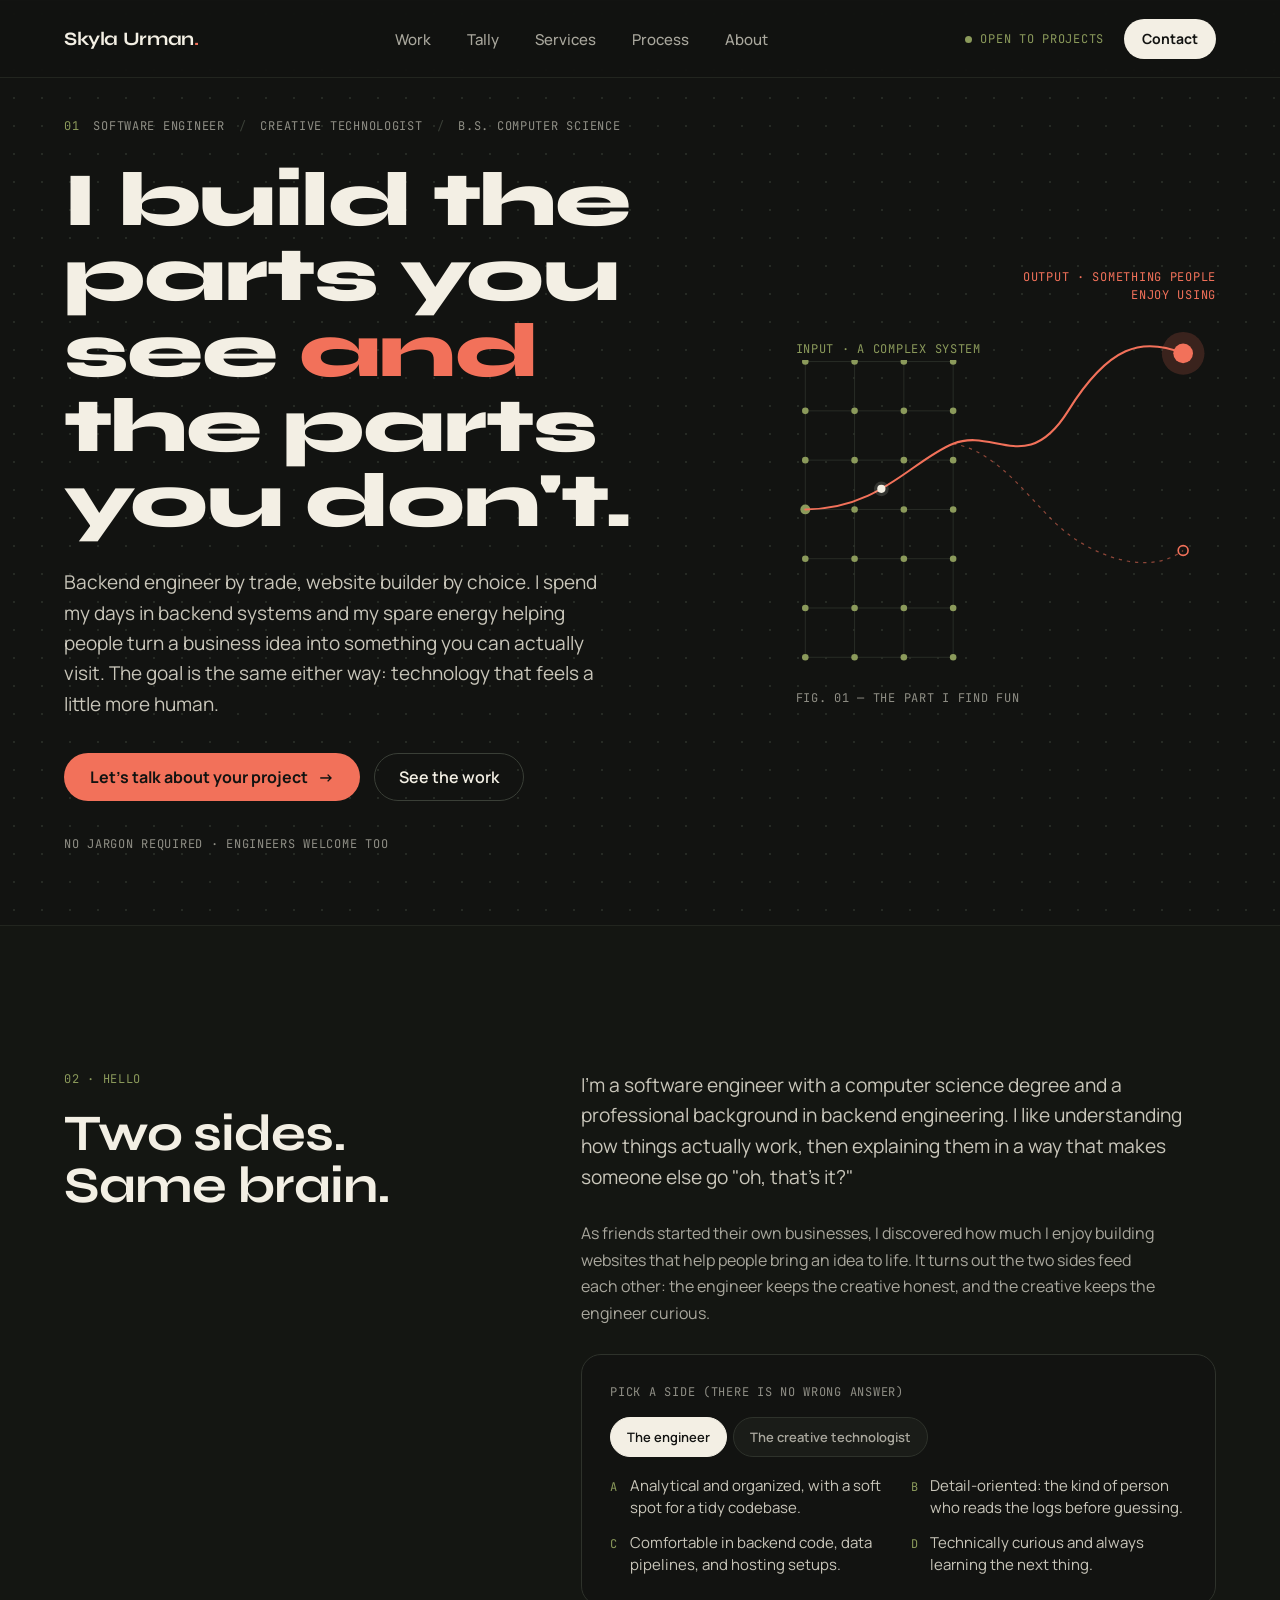
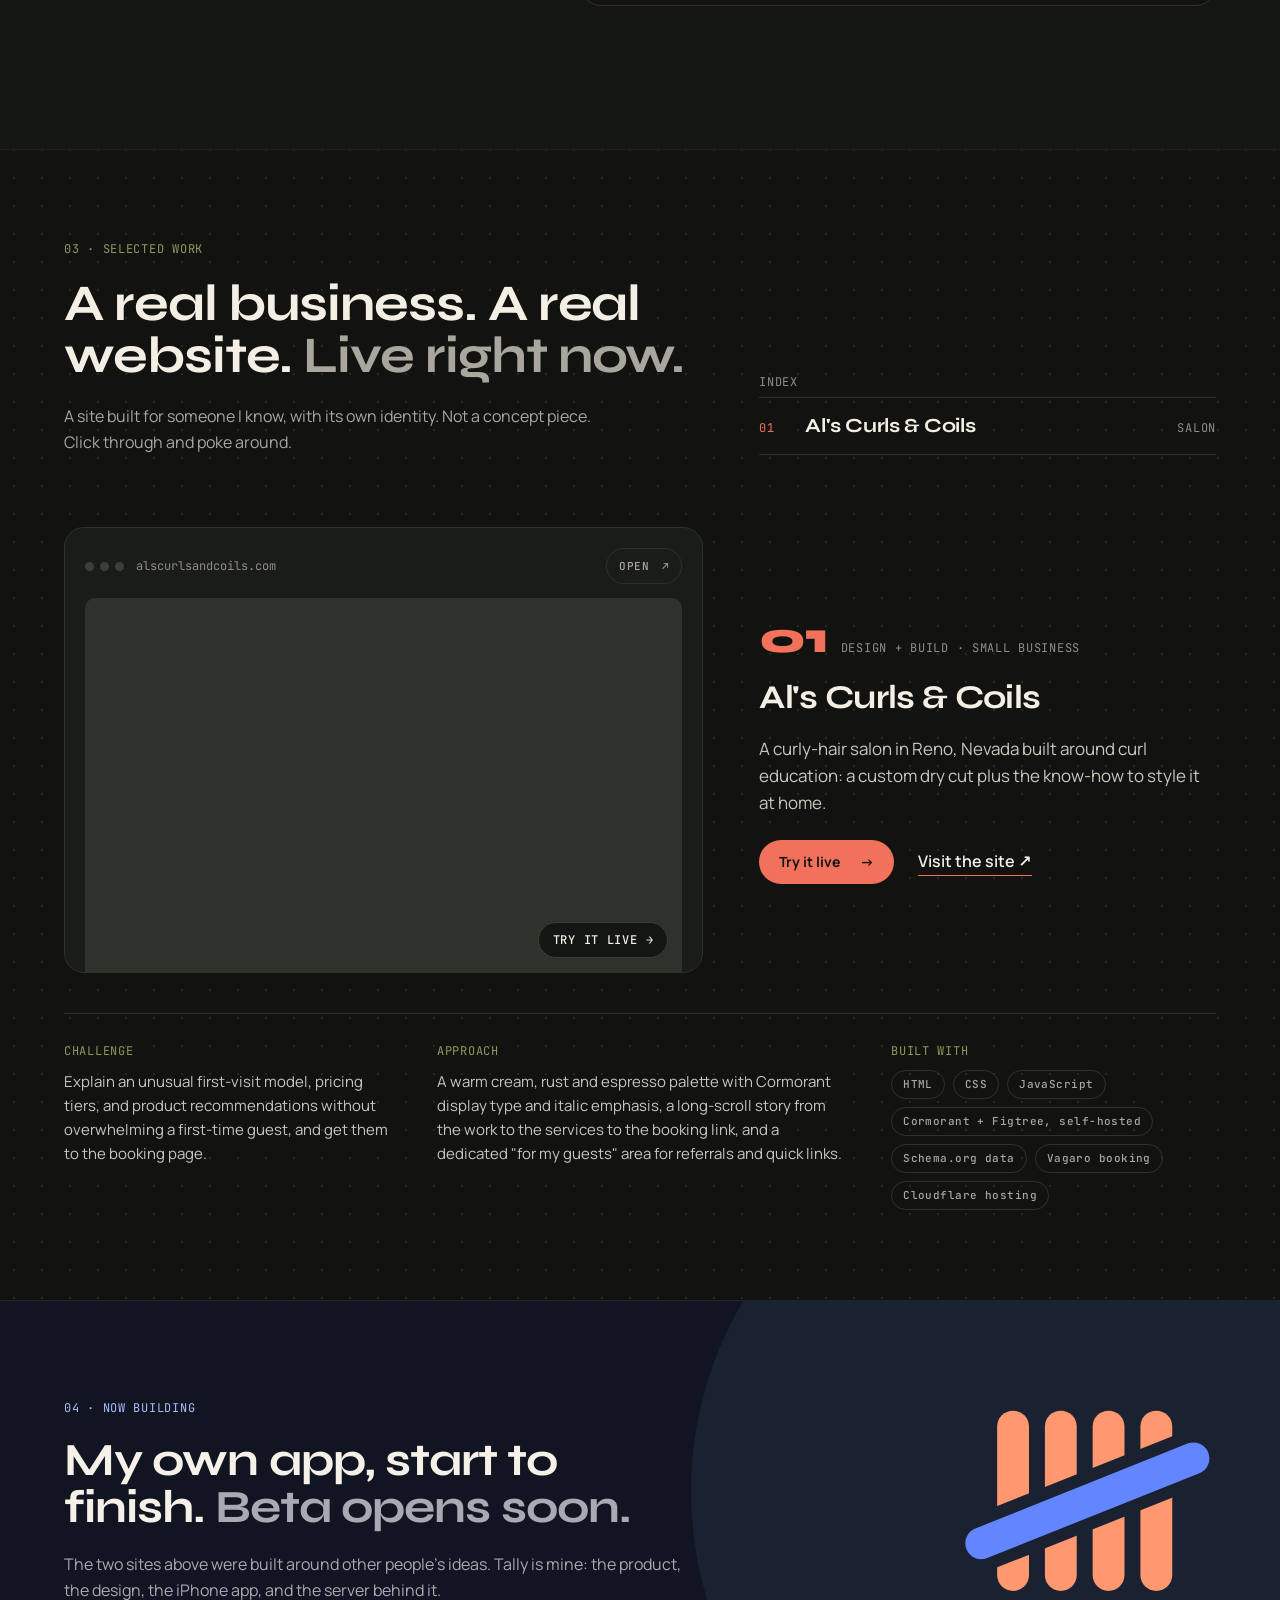
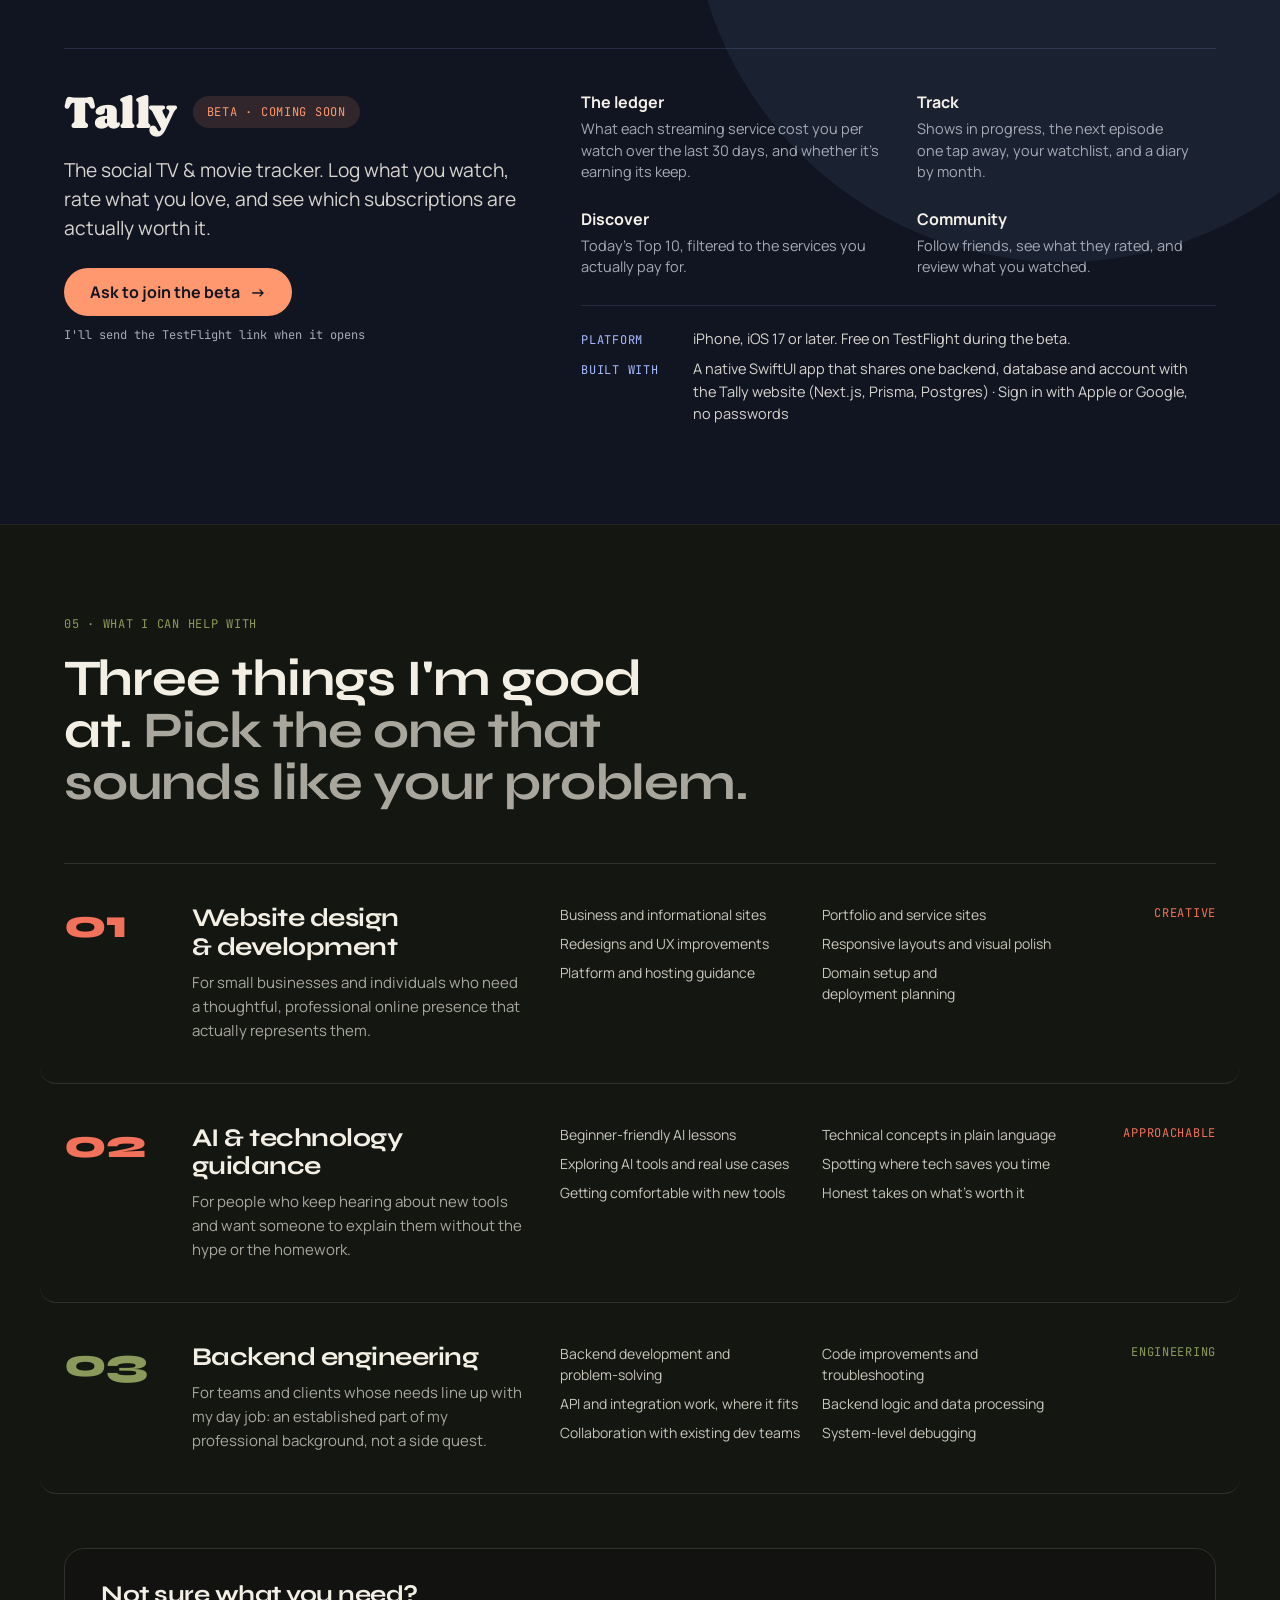
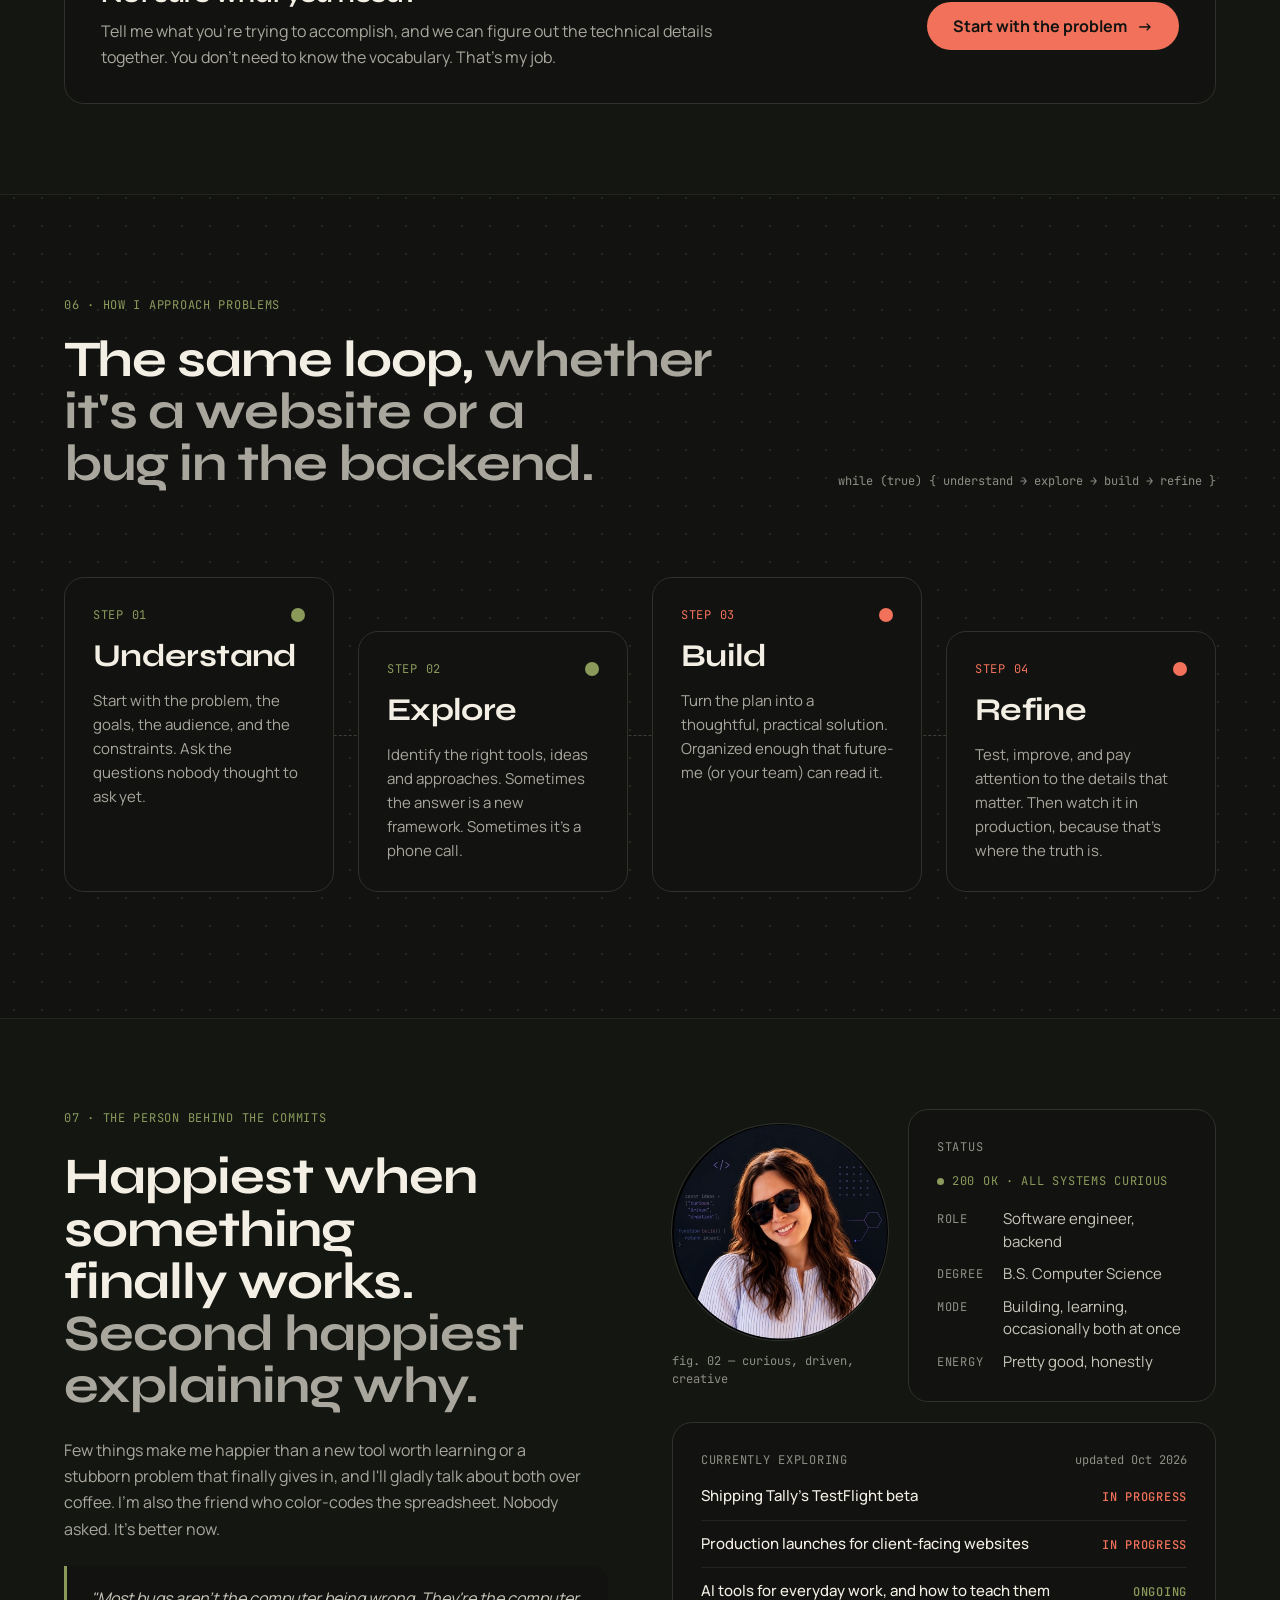
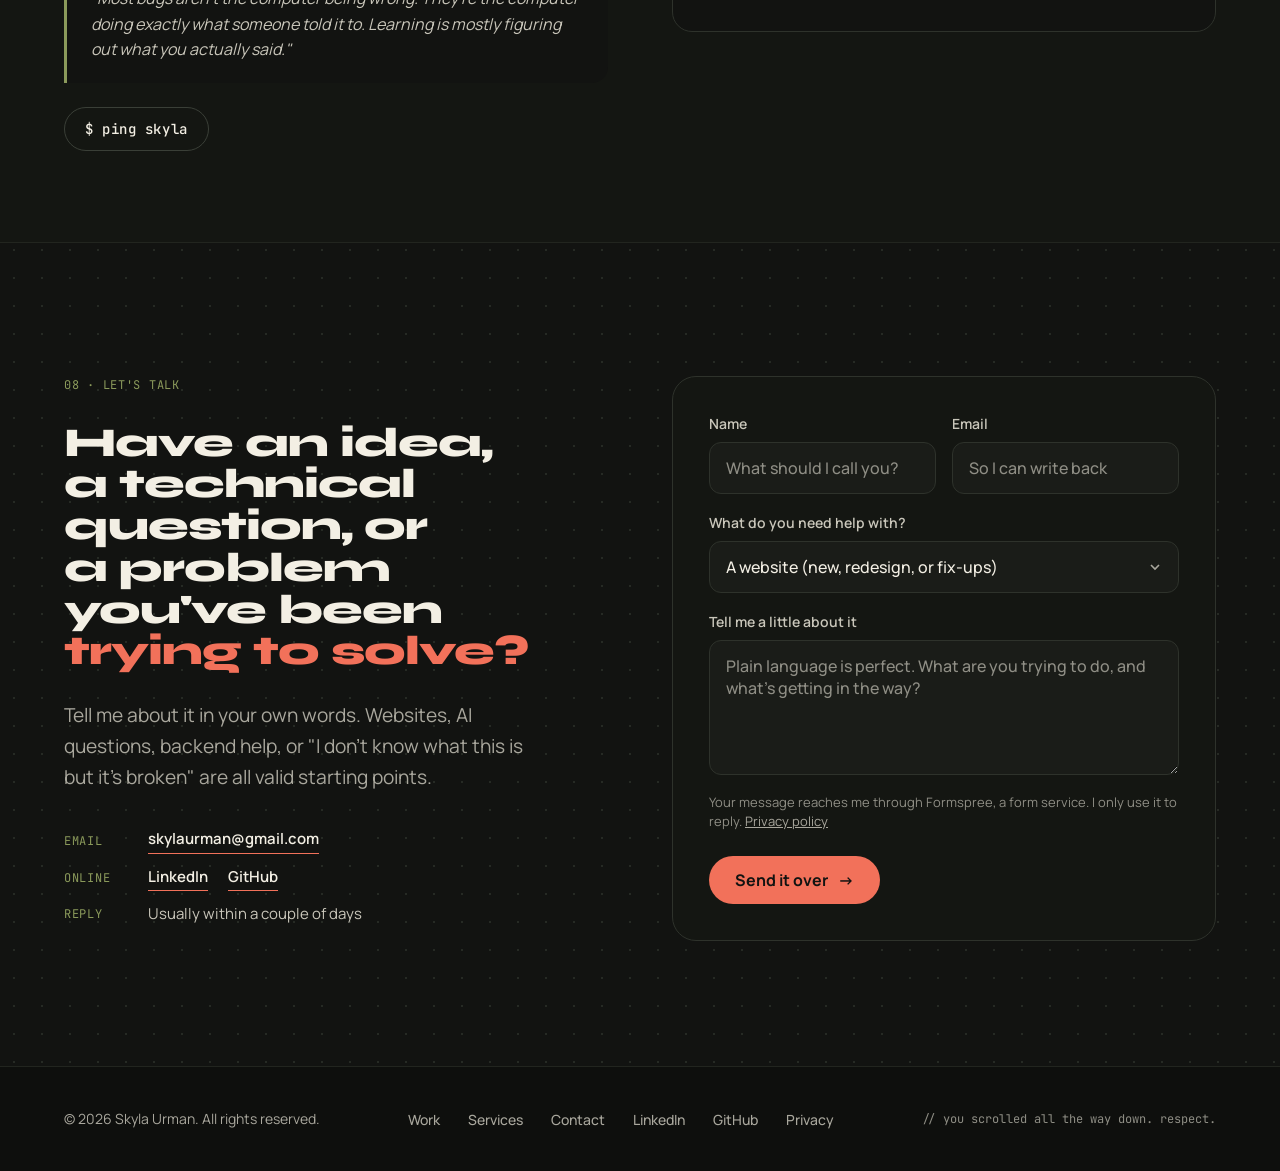
<file: site/index.html>
<!doctype html>
<html lang="en">
<head>
<meta charset="utf-8">
<meta name="viewport" content="width=device-width, initial-scale=1, viewport-fit=cover">
<meta name="color-scheme" content="dark">
<title>Skyla Urman · Software engineer and creative technologist</title>
<meta name="description" content="Backend engineer by trade, website builder by choice. Websites for small businesses, plain-language help with AI, and backend engineering.">
<meta name="theme-color" content="#121311">
<meta property="og:type" content="website">
<meta property="og:title" content="Skyla Urman · Software engineer and creative technologist">
<meta property="og:description" content="I build the parts you see and the parts you don't.">
<meta property="og:url" content="https://www.skyla.dev/">
<meta property="og:site_name" content="skyla.dev">
<meta property="og:image" content="https://www.skyla.dev/assets/og.jpg">
<meta property="og:image:width" content="1200">
<meta property="og:image:height" content="630">
<meta property="og:image:alt" content="skyla.dev: I build the parts you see and the parts you don't. Websites, AI, all things tech.">
<meta name="twitter:card" content="summary_large_image">
<meta name="twitter:image" content="https://www.skyla.dev/assets/og.jpg">
<link rel="canonical" href="https://www.skyla.dev/">
<link rel="icon" href="assets/favicon.svg" type="image/svg+xml">
<link rel="preconnect" href="https://fonts.googleapis.com">
<link rel="preconnect" href="https://fonts.gstatic.com" crossorigin>
<link rel="stylesheet" href="https://fonts.googleapis.com/css2?family=JetBrains+Mono:wght@400;500&family=Manrope:wght@400;500;600;700&family=Syne:wght@600;700;800&display=swap">
<link rel="stylesheet" href="https://fonts.googleapis.com/css2?family=Caprasimo&text=Tally&display=swap">
<link rel="stylesheet" href="styles.css?v=20261014s">
<script>document.documentElement.classList.add('js')</script>
<script src="main.js?v=20261014s" defer></script>
</head>
<body>
<a class="skip-link" href="#main">Skip to content</a>

<!-- ============ HEADER ============ -->
<header class="site-header">
  <nav class="wrap nav" aria-label="Main">
    <a class="brand" href="#top">
      <span class="brand-name">Skyla Urman<span class="brand-dot" aria-hidden="true">.</span></span>
    </a>
    <ul class="nav-links">
      <li><a class="navlink" href="#work">Work</a></li>
      <li><a class="navlink" href="#tally">Tally</a></li>
      <li><a class="navlink" href="#services">Services</a></li>
      <li><a class="navlink" href="#process">Process</a></li>
      <li><a class="navlink" href="#about">About</a></li>
    </ul>
    <div class="nav-actions">
      <span class="mono status-tag nav-status"><span class="pulse" aria-hidden="true"></span>open to projects</span>
      <a class="btn btn-s" href="#contact">Contact</a>
      <button class="menu-btn" type="button" aria-expanded="false" aria-controls="mobile-menu" aria-label="Open menu">
        <svg aria-hidden="true" width="18" height="18" viewBox="0 0 18 18" fill="none" stroke="currentColor" stroke-width="1.8"><path d="M2 5h14M2 9h14M2 13h14"/></svg>
      </button>
    </div>
  </nav>
  <div class="mmenu" id="mobile-menu">
    <ul>
      <li><a href="#work">Work</a></li>
      <li><a href="#tally">Tally</a></li>
      <li><a href="#services">Services</a></li>
      <li><a href="#process">Process</a></li>
      <li><a href="#about">About</a></li>
    </ul>
    <p class="mono status-tag"><span class="pulse" aria-hidden="true"></span>open to projects</p>
  </div>
</header>

<main id="main">

<!-- ============ 01 HERO ============ -->
<section class="hero" id="top" aria-labelledby="hero-h">
  <div class="wrap hero-grid">
    <div class="hero-copy">
      <p class="mono hero-meta fade"><span class="olive">01</span><span>software engineer</span><span class="sep" aria-hidden="true">/</span><span>creative technologist</span><span class="sep hm-extra" aria-hidden="true">/</span><span class="hm-extra">b.s. computer science</span></p>
      <h1 id="hero-h" class="display-xl fade d1">I build the parts you see <span class="coral">and</span> the parts you don't.</h1>
      <p class="hero-lead fade d2">Backend engineer by trade, website builder by choice. <span class="phone-hide">I spend my days in backend systems and my spare energy helping people turn a business idea into something you can actually visit. </span>The goal is the same either way: technology that feels a little more human.</p>
      <div class="hero-ctas fade d3">
        <a class="btn btn-p" href="#contact"><span>Let's talk<span class="phone-hide"> about your project</span></span> <span aria-hidden="true">→</span></a>
        <a class="btn btn-g" href="#work">See the work</a>
      </div>
    </div>

    <div class="hero-art fade d2">
      <svg class="hero-svg" aria-hidden="true" viewBox="0 0 560 540">
        <g stroke="#2E322B" stroke-width="1">
          <line x1="60" y1="120" x2="60" y2="480"/><line x1="120" y1="120" x2="120" y2="480"/><line x1="180" y1="120" x2="180" y2="480"/><line x1="240" y1="120" x2="240" y2="480"/>
          <line x1="60" y1="120" x2="240" y2="120"/><line x1="60" y1="180" x2="240" y2="180"/><line x1="60" y1="240" x2="240" y2="240"/><line x1="60" y1="300" x2="240" y2="300"/><line x1="60" y1="360" x2="240" y2="360"/><line x1="60" y1="420" x2="240" y2="420"/><line x1="60" y1="480" x2="240" y2="480"/>
        </g>
        <g fill="#8B9A5B">
          <circle cx="60" cy="120" r="4"/><circle cx="120" cy="120" r="4"/><circle cx="180" cy="120" r="4"/><circle cx="240" cy="120" r="4"/>
          <circle cx="60" cy="180" r="4"/><circle cx="120" cy="180" r="4"/><circle cx="180" cy="180" r="4"/><circle cx="240" cy="180" r="4"/>
          <circle cx="60" cy="240" r="4"/><circle cx="120" cy="240" r="4"/><circle cx="180" cy="240" r="4"/><circle cx="240" cy="240" r="4"/>
          <circle cx="60" cy="300" r="6"/><circle cx="120" cy="300" r="4"/><circle cx="180" cy="300" r="4"/><circle cx="240" cy="300" r="4"/>
          <circle cx="60" cy="360" r="4"/><circle cx="120" cy="360" r="4"/><circle cx="180" cy="360" r="4"/><circle cx="240" cy="360" r="4"/>
          <circle cx="60" cy="420" r="4"/><circle cx="120" cy="420" r="4"/><circle cx="180" cy="420" r="4"/><circle cx="240" cy="420" r="4"/>
          <circle cx="60" cy="480" r="4"/><circle cx="120" cy="480" r="4"/><circle cx="180" cy="480" r="4"/><circle cx="240" cy="480" r="4"/>
        </g>
        <path id="hero-curve" d="M 60 300 C 150 300 190 240 240 220 S 330 260 380 180 S 470 90 520 110" fill="none" stroke="#F2715A" stroke-width="2.5" stroke-linecap="round"/>
        <path d="M 240 220 C 300 230 340 300 380 330 S 480 380 520 350" fill="none" stroke="#F2715A" stroke-width="1.5" stroke-dasharray="4 6" opacity=".55"/>
        <circle cx="520" cy="110" r="26" fill="#F2715A" opacity=".18"/>
        <circle cx="520" cy="110" r="12" fill="#F2715A"/>
        <circle cx="520" cy="350" r="6" fill="none" stroke="#F2715A" stroke-width="2"/>
        <!-- The travelling dot. SMIL keeps it on the curve at every size; main.js parks it for reduced motion. -->
        <g class="hero-dot">
          <circle r="9" fill="#F3EFE4" opacity=".15"/>
          <circle r="5" fill="#F3EFE4"/>
          <animateMotion dur="18s" repeatCount="indefinite" keyPoints="0;1;0" keyTimes="0;0.5;1" calcMode="spline" keySplines=".45 0 .55 1;.45 0 .55 1"><mpath href="#hero-curve"/></animateMotion>
        </g>
      </svg>
      <p class="mono art-label art-in">input · a complex system</p>
      <p class="mono art-label art-out">output · something people<br>enjoy using</p>
      <p class="mono art-label art-fig">fig. 01 — the part I find fun</p>
    </div>
    <p class="mono muted hero-tag fade d4">no jargon required · engineers welcome too</p>
  </div>
</section>

<!-- ============ 02 INTRO ============ -->
<section class="section section--alt" id="hello" aria-labelledby="intro-h">
  <div class="wrap split split-5-7">
    <div class="stack-20">
      <p class="eyebrow">02 · hello</p>
      <h2 id="intro-h" class="display-l">Two sides.<br>Same brain.</h2>
    </div>
    <div class="stack-28">
      <p class="lead">I'm a software engineer with a computer science degree and a professional background in backend engineering. I like understanding how things actually work, then explaining them in a way that makes someone else go "oh, that's it?"</p>
      <p class="body-text">As friends started their own businesses, I discovered how much I enjoy building websites that help people bring an idea to life. It turns out the two sides feed each other: the engineer keeps the creative honest, and the creative keeps the engineer curious.</p>

      <div class="card persp">
        <div class="persp-head">
          <p class="mono muted">pick a side (there is no wrong answer)</p>
          <div class="toggle-group" role="group" aria-label="Choose a perspective">
            <button class="toggle on" type="button" aria-pressed="true" data-persp="eng">The engineer</button>
            <button class="toggle" type="button" aria-pressed="false" data-persp="cre">The creative technologist</button>
          </div>
        </div>
        <ul class="persp-list swap" data-persp-list="eng">
          <li><span class="mono olive">a</span>Analytical and organized, with a soft spot for a tidy codebase.</li>
          <li><span class="mono olive">b</span>Detail-oriented: the kind of person who reads the logs before guessing.</li>
          <li><span class="mono olive">c</span>Comfortable in backend code, data pipelines, and hosting setups.</li>
          <li><span class="mono olive">d</span>Technically curious and always learning the next thing.</li>
        </ul>
        <ul class="persp-list swap" data-persp-list="cre" hidden>
          <li><span class="mono coral">a</span>Visually driven: typography and spacing are not an afterthought.</li>
          <li><span class="mono coral">b</span>Social and approachable. You can ask the "dumb" question. It isn't.</li>
          <li><span class="mono coral">c</span>Playful: I like small moments of discovery in the things I build.</li>
          <li><span class="mono coral">d</span>Excited about new ideas and experimenting with emerging tools.</li>
        </ul>
      </div>
    </div>
  </div>
</section>

<!-- ============ 03 WORK ============ -->
<section class="section" id="work" aria-labelledby="work-h">
  <div class="wrap stack-72">
    <div class="work-head">
      <div class="stack-20">
        <p class="eyebrow">03 · selected work</p>
        <h2 id="work-h" class="display-l">A real business. A real website. <span class="dim">Live right now.</span></h2>
        <p class="body-text measure-560">A site built for someone I know, with its own identity. Not a concept piece. Click through and poke around.</p>
      </div>
      <nav class="work-index" aria-label="Projects">
        <p class="mono muted">index</p>
        <ol>
          <li><a href="#al"><span class="mono coral">01</span><span class="wi-name">Al's Curls &amp; Coils</span><span class="mono wi-kind">salon</span></a></li>
        </ol>
      </nav>
    </div>

    <!--
      PROJECT TEMPLATE
      Copy one <article class="proj"> block to add a project (give it a unique id and add it to the
      index above). Only the title, preview, lead and link are required; delete any <div class="fact">
      you don't have. Add the class "proj--flip" to put the preview on the right.
    -->
    <article class="proj" id="al" aria-labelledby="p1-h">
      <figure class="shot" data-live-src="https://www.alscurlsandcoils.com/" data-live-title="Live preview of the Al's Curls &amp; Coils website">
        <div class="shot-bar">
          <span class="shot-dots" aria-hidden="true"><span></span><span></span><span></span></span>
          <span class="shot-url">alscurlsandcoils.com</span>
          <span class="shot-actions">
            <button class="shot-btn shot-close" type="button" hidden>Back to screenshot</button>
            <a class="shot-btn" href="https://www.alscurlsandcoils.com" target="_blank" rel="noopener">Open<span class="sr-only"> alscurlsandcoils.com in a new tab</span> <span aria-hidden="true">↗</span></a>
          </span>
        </div>
        <div class="shot-view">
          <picture>
            <source media="(max-width: 639px)" srcset="assets/img/als-m.jpg" width="780" height="1560">
            <img src="assets/img/als-800.jpg" srcset="assets/img/als-800.jpg 800w, assets/img/als-1440.jpg 1440w" sizes="(min-width: 980px) 640px, 100vw" width="1440" height="900" loading="lazy" decoding="async"
                 alt="The Al's Curls &amp; Coils homepage: the headline “Learn to love the curls you were born with” beside a photo of Allie, on a warm cream background.">
          </picture>
          <button class="shot-cover" type="button"><span class="shot-pill">Try it live <span aria-hidden="true">→</span></span><span class="sr-only">: load alscurlsandcoils.com inside this page to scroll and click around</span></button>
          <p class="shot-loading mono" aria-live="polite"></p>
        </div>
      </figure>
      <div class="proj-intro">
        <p class="proj-meta"><span class="proj-num" aria-hidden="true">01</span><span class="mono">design + build · small business</span></p>
        <h3 id="p1-h" class="display-m">Al's Curls &amp; Coils</h3>
        <p class="proj-lead">A curly-hair salon in Reno, Nevada built around curl education: a custom dry cut plus the know-how to style it at home.</p>
        <div class="proj-actions">
          <button class="btn btn-p btn-sm proj-live" type="button">Try it live<span class="sr-only">: Al's Curls &amp; Coils</span> <span aria-hidden="true">→</span></button>
          <a class="tlink" href="https://www.alscurlsandcoils.com" target="_blank" rel="noopener">Visit the site<span class="sr-only"> (opens in a new tab)</span> <span aria-hidden="true">↗</span></a>
        </div>
      </div>
      <dl class="case-facts">
        <div class="fact"><dt class="mono">challenge</dt><dd>Explain an unusual first-visit model, pricing tiers, and product recommendations without overwhelming a first-time guest, and get them to the booking page.</dd></div>
        <div class="fact"><dt class="mono">approach</dt><dd>A warm cream, rust and espresso palette with Cormorant display type and italic emphasis, a long-scroll story from the work to the services to the booking link, and a dedicated "for my guests" area for referrals and quick links.</dd></div>
        <div class="fact"><dt class="mono">built with</dt><dd><ul class="chips"><li>HTML</li><li>CSS</li><li>JavaScript</li><li>Cormorant + Figtree, self-hosted</li><li>Schema.org data</li><li>Vagaro booking</li><li>Cloudflare hosting</li></ul></dd></div>
          <!-- Fill in, then uncomment: <div class="fact"><dt class="mono">to confirm</dt><dd class="todo">[Hosting + domain setup, timeline, and what the client supplied vs. what you produced]</dd></div> -->
      </dl>
    </article>

  </div>
</section>

<!-- ============ 04 TALLY ============ -->
<!-- Skyla's own app, set as a page of its own: a full-width band in Tally's colors and wordmark (from the app's Theme.swift).
     Everything Tally-colored is scoped to .tally, the way the client screenshots carry their own identity. -->
<section class="section tally" id="tally" aria-labelledby="tally-h" data-reveal>
  <div class="wrap tally-wrap">
    <div class="tally-top">
      <div class="tally-intro">
        <p class="eyebrow">04 · now building</p>
        <h2 id="tally-h" class="display-l">My own app, start to finish. <span class="dim">Beta opens soon.</span></h2>
        <p class="body-text tally-aside">The two sites above were built around other people's ideas. Tally is mine: the product, the design, the iPhone app, and the server behind it.</p>
      </div>
      <div class="tally-art" aria-hidden="true">
        <!-- The app icon's mark. The cobalt strike draws across once, the first time the section is seen. -->
        <svg viewBox="140 220 760 584">
          <defs>
            <mask id="tally-cut" maskUnits="userSpaceOnUse" x="140" y="220" width="760" height="584">
              <rect x="140" y="220" width="760" height="584" fill="#fff"/>
              <line x1="150" y1="656" x2="874" y2="368" stroke="#000" stroke-width="172"/>
            </mask>
          </defs>
          <g fill="#FF986F" mask="url(#tally-cut)">
            <rect x="240" y="240" width="96" height="544" rx="48"/>
            <rect x="384" y="240" width="96" height="544" rx="48"/>
            <rect x="528" y="240" width="96" height="544" rx="48"/>
            <rect x="672" y="240" width="96" height="544" rx="48"/>
          </g>
          <line class="tally-strike" x1="192" y1="640" x2="832" y2="384" stroke="#6385FF" stroke-width="96" stroke-linecap="round" pathLength="1"/>
        </svg>
      </div>
    </div>

    <div class="tally-body">
      <div class="tally-pitch">
        <div class="tally-brand">
          <h3 class="tally-word">Tally</h3>
          <span class="mono tally-pill">beta · coming soon</span>
        </div>
        <p class="tally-lead">The social TV &amp; movie tracker. Log what you watch, rate what you love, and see which subscriptions are actually worth it.</p>
        <div class="tally-cta">
          <a class="btn btn-tally" href="#contact" data-need="Joining the Tally beta">Ask to join the beta <span aria-hidden="true">→</span></a>
          <p class="mono tally-note">I'll send the TestFlight link when it opens</p>
        </div>
      </div>
      <div class="tally-details">
        <ul class="tally-feats">
          <li><strong>The ledger</strong>What each streaming service cost you per watch over the last 30 days, and whether it's earning its keep.</li>
          <li><strong>Track</strong>Shows in progress, the next episode one tap away, your watchlist, and a diary by month.</li>
          <li><strong>Discover</strong>Today's Top 10, filtered to the services you actually pay for.</li>
          <li><strong>Community</strong>Follow friends, see what they rated, and review what you watched.</li>
        </ul>
        <dl class="proj-facts tally-facts">
          <dt class="mono">platform</dt><dd>iPhone, iOS 17 or later. Free on TestFlight during the beta.</dd>
          <dt class="mono">built with</dt><dd>A native SwiftUI app that shares one backend, database and account with the Tally website (Next.js, Prisma, Postgres) · Sign in with Apple or Google, no passwords</dd>
        </dl>
      </div>
    </div>
  </div>
</section>

<!-- ============ 05 SERVICES ============ -->
<section class="section section--alt" id="services" aria-labelledby="svc-h">
  <div class="wrap stack-56">
    <div class="stack-20 measure-760">
      <p class="eyebrow">05 · what I can help with</p>
      <h2 id="svc-h" class="display-l">Three things I'm good at. <span class="dim">Pick the one that sounds like your problem.</span></h2>
    </div>

    <ul class="svc-list">
      <li class="svc">
        <span class="svc-num coral">01</span>
        <div class="svc-body"><h3 class="display-s">Website design &amp; development</h3><p>For small businesses and individuals who need a thoughtful, professional online presence that actually represents them.</p></div>
        <ul class="svc-items"><li>Business and informational sites</li><li>Portfolio and service sites</li><li>Redesigns and UX improvements</li><li>Responsive layouts and visual polish</li><li>Platform and hosting guidance</li><li>Domain setup and deployment planning</li></ul>
        <span class="mono svc-tag coral">creative</span>
      </li>
      <li class="svc">
        <span class="svc-num coral">02</span>
        <div class="svc-body"><h3 class="display-s">AI &amp; technology guidance</h3><p>For people who keep hearing about new tools and want someone to explain them without the hype or the homework.</p></div>
        <ul class="svc-items"><li>Beginner-friendly AI lessons</li><li>Technical concepts in plain language</li><li>Exploring AI tools and real use cases</li><li>Spotting where tech saves you time</li><li>Getting comfortable with new tools</li><li>Honest takes on what's worth it</li></ul>
        <span class="mono svc-tag coral">approachable</span>
      </li>
      <li class="svc">
        <span class="svc-num olive">03</span>
        <div class="svc-body"><h3 class="display-s">Backend engineering</h3><p>For teams and clients whose needs line up with my day job: an established part of my professional background, not a side quest.</p></div>
        <ul class="svc-items"><li>Backend development and problem-solving</li><li>Code improvements and troubleshooting</li><li>API and integration work, where it fits</li><li>Backend logic and data processing</li><li>Collaboration with existing dev teams</li><li>System-level debugging</li></ul>
        <span class="mono svc-tag olive">engineering</span>
      </li>    </ul>

    <div class="card cta-band">
      <div class="stack-8 measure-640">
        <p class="display-xs">Not sure what you need?</p>
        <p class="body-text">Tell me what you're trying to accomplish, and we can figure out the technical details together. You don't need to know the vocabulary. That's my job.</p>
      </div>
      <a class="btn btn-p" href="#contact">Start with the problem <span aria-hidden="true">→</span></a>
    </div>
  </div>
</section>

<!-- ============ 06 PROCESS ============ -->
<section class="section" id="process" aria-labelledby="proc-h">
  <div class="wrap stack-64">
    <div class="section-head">
      <div class="stack-20">
        <p class="eyebrow">06 · how I approach problems</p>
        <h2 id="proc-h" class="display-l">The same loop, <span class="dim">whether it's a website or a bug in the backend.</span></h2>
      </div>
      <p class="mono muted loop-note">while (true) { understand → explore → build → refine }</p>
    </div>

    <div class="process" data-reveal>
      <div class="process-line" aria-hidden="true"></div>
      <ol class="steps">
        <li class="step">
          <div class="step-head"><span class="mono olive">step 01</span><span class="nd nd--olive" aria-hidden="true"></span></div>
          <h3 class="display-m">Understand</h3>
          <p>Start with the problem, the goals, the audience, and the constraints. Ask the questions nobody thought to ask yet.</p>
        </li>
        <li class="step">
          <div class="step-head"><span class="mono olive">step 02</span><span class="nd nd--olive" aria-hidden="true"></span></div>
          <h3 class="display-m">Explore</h3>
          <p>Identify the right tools, ideas and approaches. Sometimes the answer is a new framework. Sometimes it's a phone call.</p>
        </li>
        <li class="step">
          <div class="step-head"><span class="mono coral">step 03</span><span class="nd nd--coral" aria-hidden="true"></span></div>
          <h3 class="display-m">Build</h3>
          <p>Turn the plan into a thoughtful, practical solution. Organized enough that future-me (or your team) can read it.</p>
        </li>
        <li class="step">
          <div class="step-head"><span class="mono coral">step 04</span><span class="nd nd--coral" aria-hidden="true"></span></div>
          <h3 class="display-m">Refine</h3>
          <p>Test, improve, and pay attention to the details that matter. Then watch it in production, because that's where the truth is.</p>
        </li>
      </ol>
    </div>
  </div>
</section>

<!-- ============ 07 PERSONAL ============ -->
<section class="section section--alt" id="about" aria-labelledby="me-h">
  <div class="wrap split split-6-6">
    <div class="stack-24">
      <p class="eyebrow">07 · the person behind the commits</p>
      <h2 id="me-h" class="display-l">Happiest when something finally works. <span class="dim">Second happiest explaining why.</span></h2>
      <p class="body-text measure-520">Few things make me happier than a new tool worth learning or a stubborn problem that finally gives in, and I'll gladly talk about both over coffee. I'm also the friend who color-codes the spreadsheet. Nobody asked. It's better now.</p>
      <blockquote class="quote">"Most bugs aren't the computer being wrong. They're the computer doing exactly what someone told it to. Learning is mostly figuring out what you actually said."</blockquote>
      <div class="ping-row">
        <button class="btn btn-g btn-sm btn-mono" type="button" id="ping-btn" aria-describedby="pong">$ ping skyla</button>
        <span id="pong" class="mono pong" aria-live="polite"></span>
      </div>
    </div>
    <div class="stack-20">
      <div class="about-id">
      <figure class="about-portrait">
        <img src="assets/img/skyla-720.jpg" srcset="assets/img/skyla-400.jpg 400w, assets/img/skyla-720.jpg 720w" sizes="(min-width: 640px) 220px, 300px" width="720" height="720" loading="lazy" decoding="async"
             alt="Skyla Urman smiling, in sunglasses and a striped blouse.">
        <figcaption class="mono muted">fig. 02 — curious, driven, creative</figcaption>
      </figure>
      <div class="card stack-18">
        <div class="row-between"><p class="mono muted">status</p><span class="mono status-tag"><span class="pulse" aria-hidden="true"></span>200 ok · all systems curious</span></div>
        <dl class="kv">
          <dt class="mono">role</dt><dd>Software engineer, backend</dd>
          <dt class="mono">degree</dt><dd>B.S. Computer Science</dd>
          <dt class="mono">mode</dt><dd>Building, learning, occasionally both at once</dd>
          <dt class="mono">energy</dt><dd>Pretty good, honestly</dd>
        </dl>
      </div>
      </div>
      <div class="card stack-16">
        <!-- Update this list whenever you start or finish something. -->
        <div class="row-between"><p class="mono muted">currently exploring</p><p class="mono muted plain">updated Oct 2026</p></div>
        <ul class="exploring">
          <li><span>Shipping Tally's TestFlight beta</span><span class="mono coral">in progress</span></li>
          <li><span>Production launches for client-facing websites</span><span class="mono coral">in progress</span></li>
          <li><span>AI tools for everyday work, and how to teach them</span><span class="mono olive">ongoing</span></li>
          <!-- <li><span>Next thing you start</span><span class="mono muted">queued</span></li> -->
        </ul>
      </div>
    </div>
  </div>
</section>

<!-- ============ 08 CONTACT ============ -->
<section class="section" id="contact" aria-labelledby="contact-h">
  <div class="wrap split split-6-6 contact">
    <div class="stack-28">
      <p class="eyebrow">08 · let's talk</p>
      <h2 id="contact-h" class="display-contact">Have an idea, a technical question, or a problem you've been <span class="coral">trying to solve?</span></h2>
      <p class="lead dim-lead measure-480">Tell me about it in your own words. Websites, AI questions, backend help, or "I don't know what this is but it's broken" are all valid starting points.</p>
      <ul class="contact-list">
        <li><span class="mono olive">email</span><a class="tlink" href="mailto:skylaurman@gmail.com">skylaurman@gmail.com</a></li>
        <li><span class="mono olive">online</span><span class="inline-links"><a class="tlink" href="https://www.linkedin.com/in/skylaanne/" rel="me noopener" target="_blank">LinkedIn<span class="sr-only"> (opens in a new tab)</span></a><a class="tlink" href="https://github.com/skylaanne" rel="me noopener" target="_blank">GitHub<span class="sr-only"> (opens in a new tab)</span></a></span></li>
        <li><span class="mono olive">reply</span><span>Usually within a couple of days</span></li>
      </ul>
    </div>

    <!-- Formspree. main.js submits with fetch and shows the in-page states; without JS the browser posts to action directly. -->
    <form class="cform" aria-label="Contact form" action="https://formspree.io/f/myekbgde" method="POST" data-endpoint="https://formspree.io/f/myekbgde">
      <input type="hidden" name="_subject" value="New inquiry from your portfolio site">
      <div class="cfields">
        <div class="field-row">
          <div class="field-group"><label for="f-name">Name</label><input class="field" id="f-name" name="name" type="text" placeholder="What should I call you?" autocomplete="name" autocapitalize="words" enterkeyhint="next"></div>
          <div class="field-group"><label for="f-email">Email</label><input class="field" id="f-email" name="email" type="email" placeholder="So I can write back" autocomplete="email" autocapitalize="none" spellcheck="false" enterkeyhint="next" required aria-describedby="f-email-err"><p class="field-err" id="f-email-err" hidden>Add an email so I can write back.</p></div>
        </div>
        <div class="field-group"><label for="f-need">What do you need help with?</label>
          <select class="field" id="f-need" name="need">
            <option>A website (new, redesign, or fix-ups)</option>
            <option>Understanding AI or a new tool</option>
            <option>Backend engineering</option>
            <option>Joining the Tally beta</option>
            <option>Not sure yet, that's why I'm here</option>
          </select>
        </div>
        <div class="field-group"><label for="f-msg">Tell me a little about it</label><textarea class="field" id="f-msg" name="message" rows="5" placeholder="Plain language is perfect. What are you trying to do, and what's getting in the way?" required aria-describedby="f-msg-err"></textarea><p class="field-err" id="f-msg-err" hidden>A sentence or two is plenty.</p></div>
        <p class="form-note">Your message reaches me through Formspree, a form service. I only use it to reply. <a href="privacy.html">Privacy policy</a></p>
        <div class="hp" aria-hidden="true"><label>Leave this empty <input type="text" name="_gotcha" tabindex="-1" autocomplete="off"></label></div>
        <div class="form-foot">
          <p class="form-error" id="form-error" hidden></p>
          <button type="submit" class="btn btn-p"><span class="btn-label">Send it over</span> <span aria-hidden="true">→</span></button>
        </div>
      </div>
      <div class="cdone">
        <p class="mono olive status-tag"><span class="blink" aria-hidden="true"></span>message received</p>
        <h3 class="display-confirm" tabindex="-1" id="done-h">Got it. Thanks for reaching out.</h3>
        <p class="body-text measure-440">I read every message myself and usually reply within a couple of days. If it's urgent, say so and I'll move faster.</p>
        <div><button type="button" class="btn btn-g btn-sm" id="write-another">Write another</button></div>
      </div>
      <p class="sr-only" role="status" aria-live="polite" id="form-status"></p>
    </form>
  </div>
</section>

</main>

<!-- ============ FOOTER ============ -->
<footer class="site-footer">
  <div class="wrap footer-row">
    <p class="foot-copy">© 2026 Skyla Urman. All rights reserved.</p>
    <ul class="foot-links">
      <li><a class="navlink" href="#work">Work</a></li>
      <li><a class="navlink" href="#services">Services</a></li>
      <li><a class="navlink" href="#contact">Contact</a></li>
      <li><a class="navlink" href="https://www.linkedin.com/in/skylaanne/" rel="me noopener">LinkedIn</a></li>
      <li><a class="navlink" href="https://github.com/skylaanne" rel="me noopener">GitHub</a></li>
      <li><a class="navlink" href="privacy.html">Privacy</a></li>
    </ul>
    <p class="mono foot-note">// you scrolled all the way down. respect.</p>
  </div>
</footer>
</body>
</html>
</file>
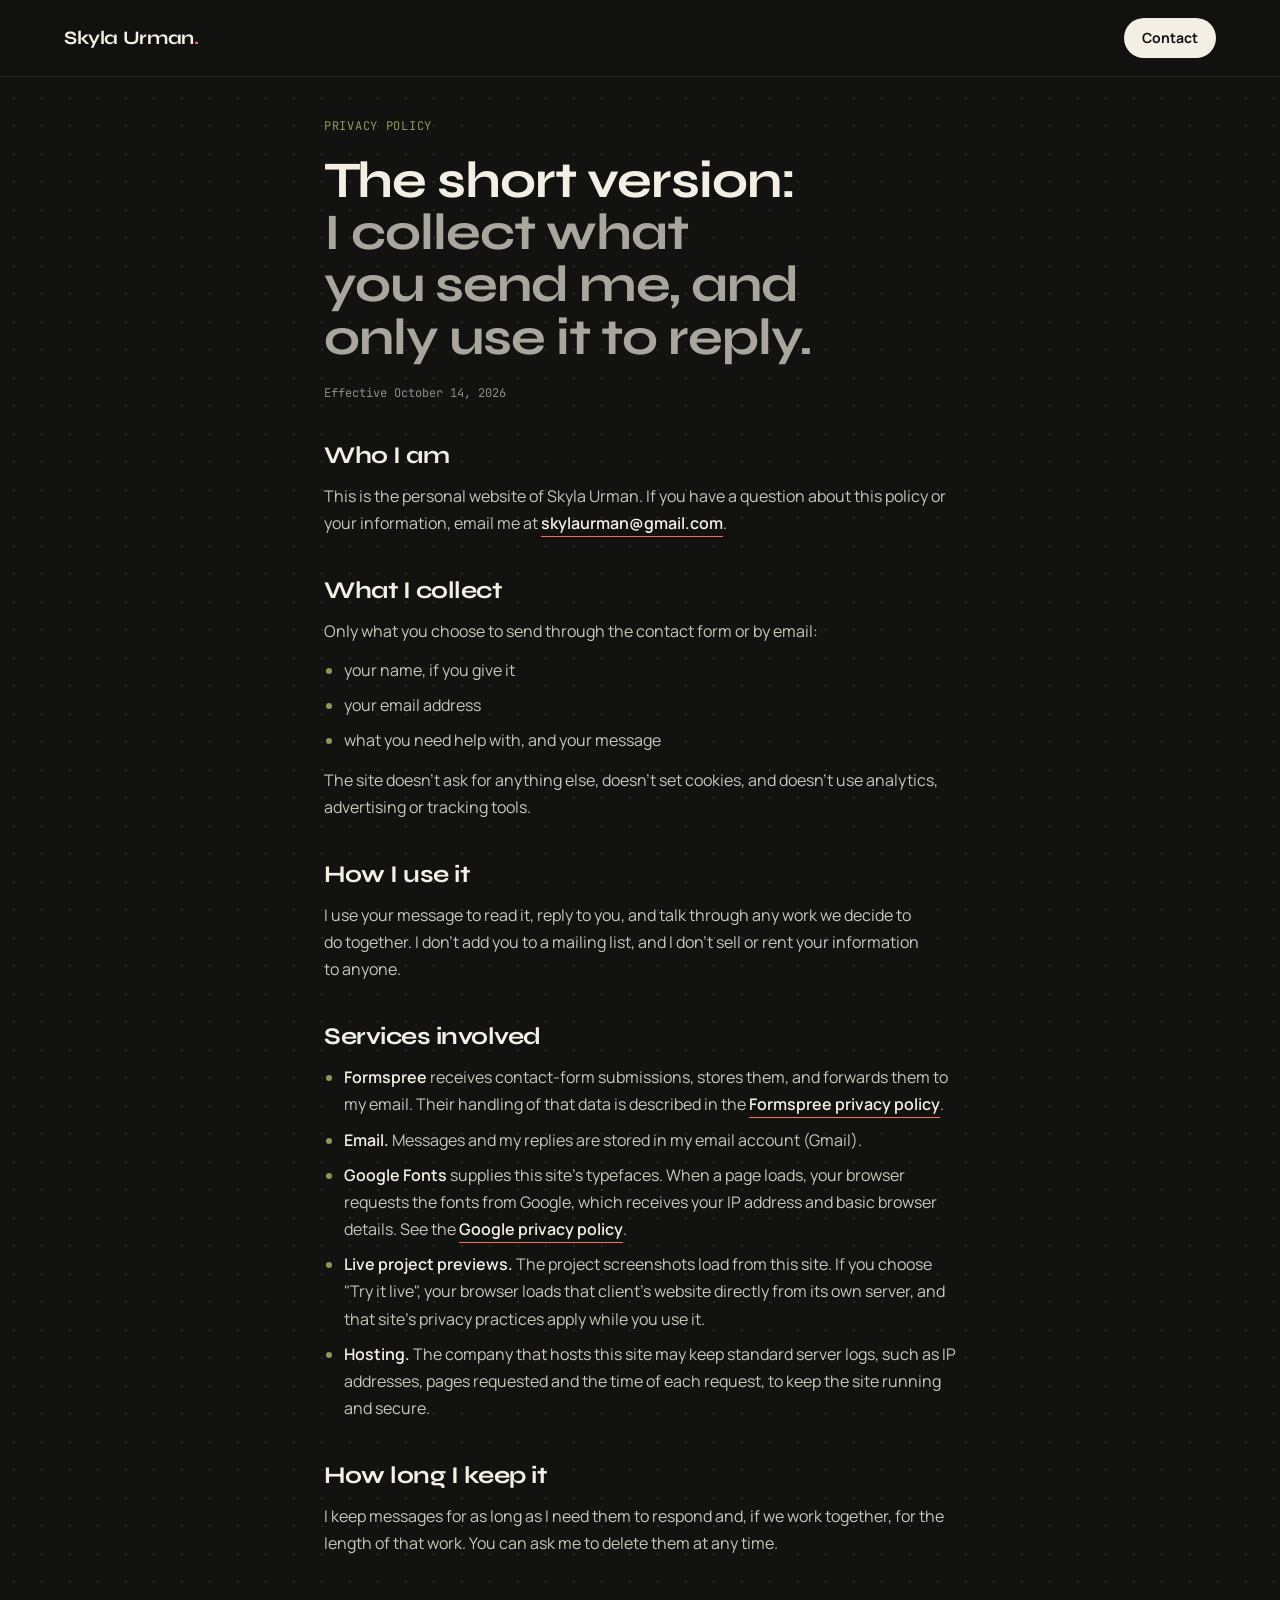
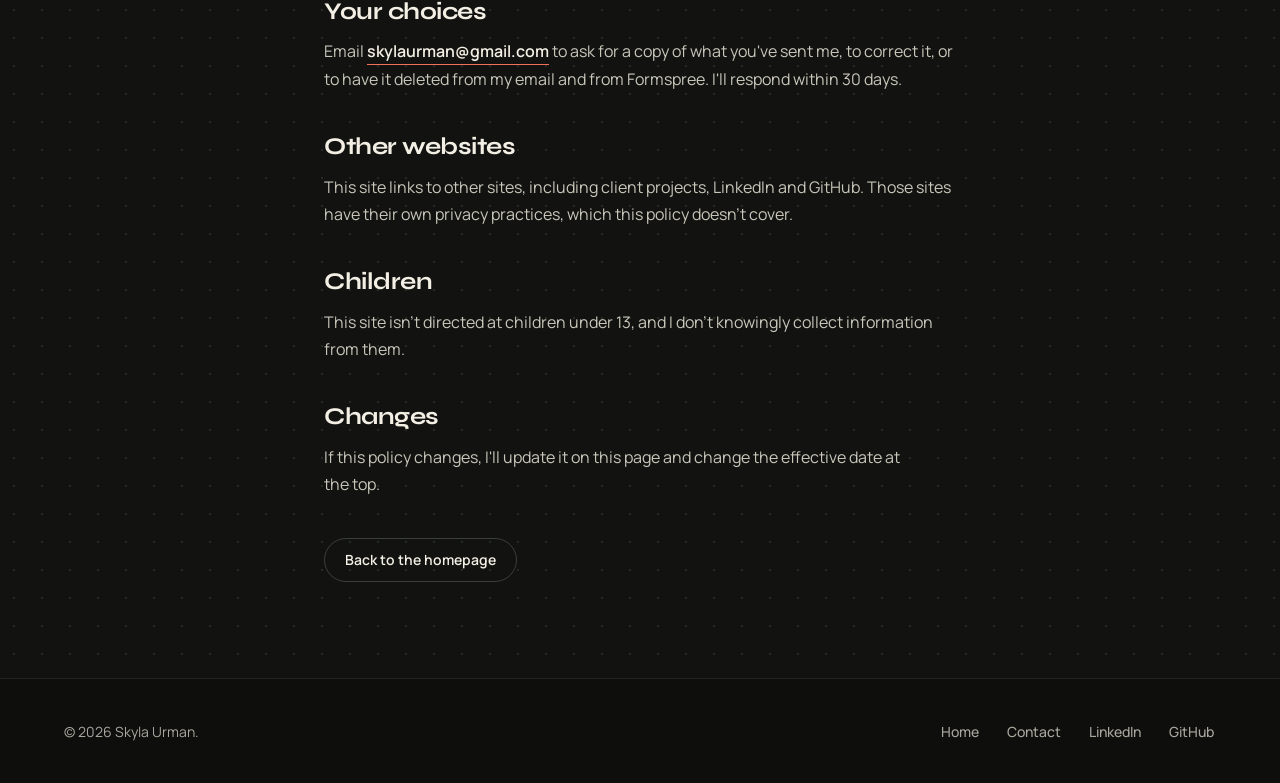
<file: site/privacy.html>
<!doctype html>
<html lang="en">
<head>
<meta charset="utf-8">
<meta name="viewport" content="width=device-width, initial-scale=1, viewport-fit=cover">
<meta name="color-scheme" content="dark">
<title>Privacy policy · Skyla Urman</title>
<meta name="description" content="What this site collects, why, and how to have it deleted.">
<meta name="theme-color" content="#121311">
<link rel="icon" href="assets/favicon.svg" type="image/svg+xml">
<link rel="preconnect" href="https://fonts.googleapis.com">
<link rel="preconnect" href="https://fonts.gstatic.com" crossorigin>
<link rel="stylesheet" href="https://fonts.googleapis.com/css2?family=JetBrains+Mono:wght@400;500&family=Manrope:wght@400;500;600;700&family=Syne:wght@600;700;800&display=swap">
<link rel="stylesheet" href="styles.css?v=20261014s">
</head>
<body>
<a class="skip-link" href="#main">Skip to content</a>

<header class="site-header">
  <nav class="wrap nav" aria-label="Main">
    <a class="brand" href="index.html">
      <span class="brand-name">Skyla Urman<span class="brand-dot" aria-hidden="true">.</span></span>
    </a>
    <div class="nav-actions">
      <a class="btn btn-s" href="index.html#contact">Contact</a>
    </div>
  </nav>
</header>

<main id="main" class="wrap legal">
  <div class="stack-20">
    <p class="eyebrow">privacy policy</p>
    <h1 class="display-l">The short version: <span class="dim">I collect what you send me, and only use it to reply.</span></h1>
    <p class="mono muted plain">Effective October 14, 2026</p>
  </div>

  <section aria-labelledby="who">
    <h2 id="who" class="display-xs">Who I am</h2>
    <p>This is the personal website of Skyla Urman. If you have a question about this policy or your information, email me at <a class="tlink" href="mailto:skylaurman@gmail.com">skylaurman@gmail.com</a>.</p>
  </section>

  <section aria-labelledby="collect">
    <h2 id="collect" class="display-xs">What I collect</h2>
    <p>Only what you choose to send through the contact form or by email:</p>
    <ul>
      <li>your name, if you give it</li>
      <li>your email address</li>
      <li>what you need help with, and your message</li>
    </ul>
    <p>The site doesn't ask for anything else, doesn't set cookies, and doesn't use analytics, advertising or tracking tools.</p>
  </section>

  <section aria-labelledby="use">
    <h2 id="use" class="display-xs">How I use it</h2>
    <p>I use your message to read it, reply to you, and talk through any work we decide to do together. I don't add you to a mailing list, and I don't sell or rent your information to anyone.</p>
  </section>

  <section aria-labelledby="services">
    <h2 id="services" class="display-xs">Services involved</h2>
    <ul>
      <li><strong>Formspree</strong> receives contact-form submissions, stores them, and forwards them to my email. Their handling of that data is described in the <a class="tlink" href="https://formspree.io/legal/privacy-policy/" target="_blank" rel="noopener">Formspree privacy policy<span class="sr-only"> (opens in a new tab)</span></a>.</li>
      <li><strong>Email.</strong> Messages and my replies are stored in my email account (Gmail).</li>
      <li><strong>Google Fonts</strong> supplies this site's typefaces. When a page loads, your browser requests the fonts from Google, which receives your IP address and basic browser details. See the <a class="tlink" href="https://policies.google.com/privacy" target="_blank" rel="noopener">Google privacy policy<span class="sr-only"> (opens in a new tab)</span></a>.</li>
      <li><strong>Live project previews.</strong> The project screenshots load from this site. If you choose "Try it live", your browser loads that client's website directly from its own server, and that site's privacy practices apply while you use it.</li>
      <li><strong>Hosting.</strong> The company that hosts this site may keep standard server logs, such as IP addresses, pages requested and the time of each request, to keep the site running and secure.</li>
    </ul>
  </section>

  <section aria-labelledby="keep">
    <h2 id="keep" class="display-xs">How long I keep it</h2>
    <p>I keep messages for as long as I need them to respond and, if we work together, for the length of that work. You can ask me to delete them at any time.</p>
  </section>

  <section aria-labelledby="choices">
    <h2 id="choices" class="display-xs">Your choices</h2>
    <p>Email <a class="tlink" href="mailto:skylaurman@gmail.com">skylaurman@gmail.com</a> to ask for a copy of what you've sent me, to correct it, or to have it deleted from my email and from Formspree. I'll respond within 30 days.</p>
  </section>

  <section aria-labelledby="links">
    <h2 id="links" class="display-xs">Other websites</h2>
    <p>This site links to other sites, including client projects, LinkedIn and GitHub. Those sites have their own privacy practices, which this policy doesn't cover.</p>
  </section>

  <section aria-labelledby="kids">
    <h2 id="kids" class="display-xs">Children</h2>
    <p>This site isn't directed at children under 13, and I don't knowingly collect information from them.</p>
  </section>

  <section aria-labelledby="changes">
    <h2 id="changes" class="display-xs">Changes</h2>
    <p>If this policy changes, I'll update it on this page and change the effective date at the top.</p>
  </section>

  <p><a class="btn btn-g btn-sm" href="index.html">Back to the homepage</a></p>
</main>

<footer class="site-footer">
  <div class="wrap footer-row">
    <p class="foot-copy">© 2026 Skyla Urman.</p>
    <ul class="foot-links">
      <li><a class="navlink" href="index.html">Home</a></li>
      <li><a class="navlink" href="index.html#contact">Contact</a></li>
      <li><a class="navlink" href="https://www.linkedin.com/in/skylaanne/" rel="me noopener">LinkedIn</a></li>
      <li><a class="navlink" href="https://github.com/skylaanne" rel="me noopener">GitHub</a></li>
    </ul>
  </div>
</footer>
</body>
</html>
</file>
<file: site/styles.css>
/* =========================================================
   Skyla Urman — portfolio
   Olive marks engineering and systems, coral marks action and
   creativity, off-white is for reading. Everything else is restraint.
   ========================================================= */

/* ---------- Tokens ---------- */
:root {
  /* color */
  --ground: #121311;
  --ground-alt: #141612;
  --surface: #1A1C18;
  --line: #2E322B;
  --line-soft: #22251F;
  --line-strong: #3A3F37;
  --deepest: #0E0F0D;
  --olive: #8B9A5B;
  --olive-deep: #5F6B3B;
  --coral: #F2715A;
  --ink: #F3EFE4;
  --text: #C9C6BA;
  --muted: #A9A79D;
  --caption: #8F8E85;

  /* type */
  --font-display: Syne, ui-sans-serif, system-ui, sans-serif;
  --font-body: Manrope, ui-sans-serif, system-ui, sans-serif;
  --font-mono: 'JetBrains Mono', ui-monospace, SFMono-Regular, Menlo, monospace;

  /* motion */
  --ease-out: cubic-bezier(0.23, 1, 0.32, 1);
  --ease-in-out: cubic-bezier(0.77, 0, 0.175, 1);
  --dur-press: 160ms;
  --dur-color: 180ms;

  /* layout */
  --content: 1280px;
  --gutter: clamp(20px, 5vw, 80px);
  --header-h: 76px;
  --radius-card: 20px;
}

/* ---------- Base ---------- */
*, *::before, *::after { box-sizing: border-box; }
html { -webkit-text-size-adjust: 100%; -webkit-tap-highlight-color: transparent; color-scheme: dark; scrollbar-color: var(--line-strong) var(--ground); }
html.menu-open { overflow: hidden; }
/* taps fire at once (no double-tap-zoom wait); control labels don't get selected on long-press */
a, button, select, summary, label { touch-action: manipulation; }
button, .btn, .toggle, .shot-btn, .shot-pill, .menu-btn, .tally-pill { -webkit-user-select: none; user-select: none; }
::selection { background: var(--coral); color: var(--ground); }
body {
  margin: 0;
  background: var(--ground);
  background-image: radial-gradient(#262a24 1.2px, transparent 1.2px);
  background-size: 28px 28px;
  color: var(--ink);
  font-family: var(--font-body);
  font-size: 16px;
  line-height: 1.5;
  -webkit-font-smoothing: antialiased;
  caret-color: var(--coral);
  accent-color: var(--coral);
}
h1, h2, h3, p, blockquote, figure { margin: 0; }
ul, ol { margin: 0; padding: 0; list-style: none; }
img { display: block; max-width: 100%; height: auto; }
[hidden] { display: none !important; }
a { color: var(--coral); }
a.btn-p, a.btn-s { color: var(--ground); }
:focus-visible { outline: 2px solid var(--coral); outline-offset: 3px; border-radius: 4px; }
/* Sections land flush under the sticky header; their own padding gives the breathing room.
   Any extra offset here exposes the bottom of the previous section. */
main [id] { scroll-margin-top: calc(var(--header-h) + 16px); }
main section[id] { scroll-margin-top: var(--header-h); }

.sr-only {
  position: absolute; width: 1px; height: 1px; padding: 0; margin: -1px;
  overflow: hidden; clip: rect(0 0 0 0); white-space: nowrap; border: 0;
}
.skip-link {
  position: absolute; left: 16px; top: -100px; z-index: 100;
  background: var(--ink); color: var(--ground); font-weight: 700;
  padding: 10px 16px; border-radius: 999px; text-decoration: none;
}
.skip-link:focus { top: 12px; }

/* ---------- Type ---------- */
.display-xl, .display-l, .display-m, .display-s, .display-xs, .display-contact, .display-confirm, .brand-name, .svc-num {
  font-family: var(--font-display);
  letter-spacing: -0.02em;
  text-wrap: balance;
}
p, li, dd, blockquote { text-wrap: pretty; }
.display-xl { font-size: clamp(46px, min(6vw, 9.4vh), 84px); line-height: .98; font-weight: 800; max-width: 720px; }
.display-l { font-size: clamp(32px, min(4vw, 6vh), 52px); line-height: 1.02; font-weight: 700; }
.display-contact { font-size: clamp(30px, min(3.2vw, 5vh), 46px); line-height: 1.02; font-weight: 800; letter-spacing: -0.025em; }
.display-m { font-size: clamp(24px, 2.6vw, 36px); line-height: 1.05; font-weight: 700; }
.display-s { font-size: clamp(22px, 2vw, 26px); line-height: 1.1; font-weight: 700; }
.display-xs { font-size: 24px; line-height: 1.2; font-weight: 700; }
.display-confirm { font-size: clamp(26px, 2.4vw, 32px); line-height: 1.05; font-weight: 700; }
.display-confirm:focus { outline: none; }

.mono { font-family: var(--font-mono); font-size: 12px; letter-spacing: .06em; text-transform: uppercase; }
.mono.plain { text-transform: none; letter-spacing: 0; }
.eyebrow { font-family: var(--font-mono); font-size: 12px; letter-spacing: .06em; text-transform: uppercase; color: var(--olive); }
.lead { font-size: clamp(17px, 1.5vw, 20px); line-height: 1.6; color: var(--text); }
.dim-lead { color: var(--muted); }
.body-text { font-size: 16px; line-height: 1.65; color: var(--muted); }
.dim { color: var(--muted); }
.muted { color: var(--caption); }
.olive { color: var(--olive); }
.coral { color: var(--coral); }
.todo { color: var(--caption); }

/* ---------- Layout ---------- */
.wrap {
  max-width: var(--content); margin: 0 auto; width: 100%;
  padding-left: max(var(--gutter), env(safe-area-inset-left, 0px));
  padding-right: max(var(--gutter), env(safe-area-inset-right, 0px));
}
/* Each section aims to fit one screen under the header when the nav jumps to it,
   so its spacing follows the window's height as well as its width. */
.section { border-top: 1px solid var(--line-soft); padding-block: clamp(52px, 10vh, 96px); }
.section--alt { background: var(--ground-alt); }
.split { display: grid; gap: 64px; align-items: start; }
.split-5-7 { grid-template-columns: minmax(0, 5fr) minmax(0, 7fr); }
.split-6-6 { grid-template-columns: minmax(0, 1fr) minmax(0, 1fr); }
.section-head { display: flex; justify-content: space-between; align-items: end; gap: 32px 56px; flex-wrap: wrap; }
/* the heading stops short of full width so the intro sits beside it instead of under it */
.section-head > :first-child { flex: 1 1 520px; max-width: 720px; }
.section-aside { flex: 0 1 360px; max-width: 360px; }
.stack-6, .stack-8, .stack-16, .stack-18, .stack-20, .stack-24, .stack-28, .stack-56, .stack-64, .stack-72 { display: flex; flex-direction: column; }
.stack-6 { gap: 6px; } .stack-8 { gap: 8px; } .stack-16 { gap: 16px; } .stack-18 { gap: 18px; } .stack-20 { gap: 20px; }
.stack-24 { gap: clamp(16px, 2.7vh, 24px); } .stack-28 { gap: clamp(18px, 3.1vh, 28px); }
.stack-56 { gap: clamp(28px, 6vh, 56px); } .stack-64 { gap: clamp(32px, 7vh, 64px); } .stack-72 { gap: clamp(36px, 8vh, 72px); }
.measure-440 { max-width: 440px; } .measure-480 { max-width: 480px; } .measure-520 { max-width: 520px; }
.measure-640 { max-width: 640px; } .measure-760 { max-width: 760px; }
.row-between { display: flex; justify-content: space-between; align-items: center; gap: 16px; flex-wrap: wrap; }
.card { background: var(--ground); border: 1px solid var(--line); border-radius: var(--radius-card); padding: 28px; }

/* ---------- Brand mark ---------- */
/* Signal S: the hero's curve as a letter, olive input node to coral output node */

/* ---------- Buttons & links ---------- */
.btn {
  display: inline-flex; align-items: center; justify-content: center; gap: 10px;
  min-height: 48px; padding: 0 26px; border-radius: 999px;
  font: 700 16px/1 var(--font-body); text-decoration: none; cursor: pointer;
  transition: transform var(--dur-press) var(--ease-out), background-color var(--dur-color) ease, color var(--dur-color) ease, border-color var(--dur-color) ease;
}
.btn-p { background: var(--coral); color: var(--ground); border: 0; }
.btn-g { background: transparent; color: var(--ink); border: 1.5px solid var(--line-strong); font-weight: 600; padding: 0 24px; }
.btn-s { background: var(--ink); color: var(--ground); border: 0; font-size: 14px; min-height: 40px; padding: 0 18px; }
.btn-sm { min-height: 44px; padding: 0 20px; font-size: 14px; }
.btn-mono { font-family: var(--font-mono); font-weight: 500; letter-spacing: .04em; }
.btn:active { transform: scale(0.97); }
.btn:disabled { opacity: .7; cursor: default; transform: none; }

.navlink { color: var(--muted); text-decoration: none; font-size: 15px; font-weight: 500; padding: 8px 2px; transition: color var(--dur-color) ease; }
.tlink { color: var(--ink); text-decoration: none; font-weight: 600; border-bottom: 1.5px solid var(--coral); padding-bottom: 2px; transition: color var(--dur-color) ease; }

/* press feedback for links, on every input */
.navlink:active, .mmenu a:active { color: var(--ink); opacity: .7; }
.tlink:active { color: var(--coral); }

@media (hover: hover) and (pointer: fine) {
  a:where(:not(.btn)):hover { color: var(--ink); }
  .navlink:hover { color: var(--ink); }
  .tlink:hover { color: var(--coral); }
  .form-note a:hover { color: var(--ink); }
  .btn-p:not(:disabled):hover { background: var(--ink); transform: translateY(-2px); }
  .btn-g:not(:disabled):hover { border-color: var(--olive); color: var(--ink); transform: translateY(-2px); }
  .btn-s:hover { background: var(--coral); }
  .btn-tally:not(:disabled):hover { background: var(--t-ink); transform: translateY(-2px); }
  .toggle:not(.on):hover { color: var(--ink); }
  .proj:hover .shot { transform: translateY(-6px); }
  .work-index a:hover .wi-name { color: var(--coral); }
  .proj:hover .shot.is-live { transform: none; }
  .shot-btn:hover { color: var(--ink); border-color: var(--olive); }
  .shot-cover:hover .shot-pill { background: var(--coral); color: var(--ground); border-color: var(--coral); }
  .svc:hover { background: var(--surface); }
}
/* the press always wins over the hover lift */
.btn:not(:disabled):active, .toggle:active { transform: scale(0.97); }

/* ---------- Status dot ---------- */
.status-tag { display: inline-flex; align-items: center; gap: 8px; color: var(--olive); }
.pulse, .blink { width: 7px; height: 7px; border-radius: 999px; background: var(--olive); display: inline-block; flex: none; }
.pulse { animation: pulse 2.4s ease-in-out infinite; }
.site-header .pulse { animation-iteration-count: 3; }
@keyframes pulse { 0%, 100% { opacity: 1; } 50% { opacity: .35; } }

/* ---------- Header ---------- */
.site-header {
  position: sticky; top: 0; z-index: 10;
  background: rgba(18, 19, 17, .86);
  -webkit-backdrop-filter: blur(10px); backdrop-filter: blur(10px);
  border-bottom: 1px solid var(--line-soft);
}
.nav { height: var(--header-h); display: flex; align-items: center; justify-content: space-between; gap: 24px; }
.brand { display: flex; align-items: center; gap: 12px; text-decoration: none; color: var(--ink); }
.brand-name { font-weight: 700; font-size: 19px; white-space: nowrap; }
.brand-dot { color: var(--coral); }
.nav-links { display: flex; gap: 32px; align-items: center; }
.nav-actions { display: flex; align-items: center; gap: 20px; }
.menu-btn {
  display: none; width: 44px; height: 44px; border-radius: 999px;
  border: 1px solid var(--line); background: var(--surface); color: var(--ink);
  align-items: center; justify-content: center; cursor: pointer;
}

/* mobile menu: always in the DOM so it can animate out */
.mmenu {
  position: absolute; left: 0; right: 0; top: 100%;
  background: var(--ground); border-bottom: 1px solid var(--line-soft);
  padding: 8px max(var(--gutter), env(safe-area-inset-right, 0px)) calc(28px + env(safe-area-inset-bottom, 0px)) max(var(--gutter), env(safe-area-inset-left, 0px));
  height: calc(100svh - var(--header-h)); overflow-y: auto; overscroll-behavior: contain;
  opacity: 0; transform: translateY(-8px); visibility: hidden;
  transition: opacity 150ms var(--ease-out), transform 150ms var(--ease-out), visibility 0s linear 150ms;
}
.mmenu.open {
  opacity: 1; transform: none; visibility: visible;
  transition: opacity 180ms var(--ease-out), transform 180ms var(--ease-out), visibility 0s;
}
.mmenu ul { display: flex; flex-direction: column; gap: 4px; }
.mmenu a { display: block; padding: 16px 4px; color: var(--ink); text-decoration: none; font: 600 26px var(--font-display); letter-spacing: -0.02em; border-bottom: 1px solid var(--line-soft); }
.mmenu .status-tag { padding: 14px 4px 0; }

/* ---------- Hero ---------- */
.hero { padding-block: 40px 72px; }
.hero-grid { display: grid; grid-template-columns: minmax(0, 7fr) minmax(0, 5fr); grid-template-areas: "copy art" "tag art"; gap: 12px 48px; align-items: center; }
.hero-copy { grid-area: copy; display: flex; flex-direction: column; gap: 28px; }
.hero-tag { grid-area: tag; padding-top: 22px; }
.hero-meta { color: var(--caption); display: flex; gap: 14px; flex-wrap: wrap; align-items: center; }
.hero-meta .sep { color: var(--line-strong); }
.hero-lead { font-size: 19px; line-height: 1.6; color: var(--text); max-width: 560px; }
.hero-ctas { display: flex; gap: 14px; flex-wrap: wrap; align-items: center; padding-top: 6px; }
.hero-art { grid-area: art; position: relative; width: 100%; max-width: 560px; aspect-ratio: 560 / 540; justify-self: end; }
.hero-svg { position: absolute; inset: 0; width: 100%; height: 100%; overflow: visible; }
.art-label { position: absolute; margin: 0; }
.art-in { left: 8.6%; top: 16.9%; color: var(--olive); background: var(--ground); padding: 2px 6px; margin-left: -6px; }
.art-out { right: 0; top: 1%; color: var(--coral); text-align: right; }
.art-fig { left: 8.6%; bottom: 0; color: var(--caption); }

/* entrance: once per visit */
.fade { animation: rise .8s var(--ease-out) both; }
.fade.d1 { animation-delay: .08s; } .fade.d2 { animation-delay: .16s; }
.fade.d3 { animation-delay: .24s; } .fade.d4 { animation-delay: .32s; }
@keyframes rise { from { opacity: 0; transform: translateY(18px); } to { opacity: 1; transform: none; } }
@keyframes fadeonly { from { opacity: 0; } to { opacity: 1; } }

/* ---------- Intro: perspective toggle ---------- */
.persp { display: flex; flex-direction: column; gap: 18px; }
.persp-head { display: flex; justify-content: space-between; align-items: center; gap: 16px; flex-wrap: wrap; }
.toggle-group { display: flex; gap: 6px; flex-wrap: wrap; }
.toggle {
  background: var(--surface); border: 1px solid var(--line); color: var(--muted);
  font: 600 13px var(--font-body); padding: 0 16px; min-height: 40px; border-radius: 999px; cursor: pointer;
  transition: transform var(--dur-press) var(--ease-out), background-color var(--dur-color) ease, color var(--dur-color) ease, border-color var(--dur-color) ease;
}
.toggle.on { background: var(--ink); color: var(--ground); border-color: var(--ink); }
.persp-list { display: grid; grid-template-columns: repeat(2, minmax(0, 1fr)); gap: 12px 24px; }
.persp-list li { display: flex; gap: 12px; align-items: baseline; color: var(--text); font-size: 15px; line-height: 1.5; }
/* replays whenever a list is un-hidden */
.swap { animation: swapin 180ms var(--ease-out) both; }
@keyframes swapin { from { opacity: 0; transform: translateY(4px); } to { opacity: 1; transform: none; } }

/* ---------- Work ---------- */
/* header: headline and intro on the left, a project index on the right */
.work-head { display: grid; grid-template-columns: minmax(0, 7fr) minmax(0, 5fr); gap: 40px 56px; align-items: end; }
.measure-560 { max-width: 560px; }
.work-index { display: flex; flex-direction: column; gap: 6px; }
.work-index ol { display: flex; flex-direction: column; border-top: 1px solid var(--line); }
.work-index a {
  display: grid; grid-template-columns: 34px minmax(0, 1fr) auto; align-items: baseline; gap: 12px;
  padding: 16px 0; border-bottom: 1px solid var(--line); color: var(--ink); text-decoration: none;
}
.wi-name { font: 700 20px/1.2 var(--font-display); letter-spacing: -0.02em; transition: color var(--dur-color) ease; }
.wi-kind { color: var(--caption); }

/* each project: preview + intro side by side, then a full-width strip of facts */
.proj {
  display: grid; grid-template-columns: minmax(0, 7fr) minmax(0, 5fr);
  grid-template-areas: "shot intro" "facts facts";
  gap: 40px 56px; align-items: center;
}
.proj--flip { grid-template-columns: minmax(0, 5fr) minmax(0, 7fr); grid-template-areas: "intro shot" "facts facts"; }
.proj > .shot { grid-area: shot; }
.proj-intro { grid-area: intro; display: flex; flex-direction: column; gap: 20px; }
.proj-meta { display: flex; align-items: baseline; gap: 14px; flex-wrap: wrap; color: var(--caption); margin: 0; }
.proj-num { font: 800 44px/1 var(--font-display); letter-spacing: -0.03em; color: var(--coral); }
.proj-lead { font-size: 17px; line-height: 1.6; color: var(--text); }
.proj-actions { display: flex; align-items: center; gap: 24px; flex-wrap: wrap; padding-top: 4px; }
.case-facts {
  grid-area: facts; margin: 0; padding-top: 28px; border-top: 1px solid var(--line);
  display: grid; grid-template-columns: minmax(0, 4fr) minmax(0, 5fr) minmax(0, 4fr); gap: 28px 48px;
}
.fact { display: flex; flex-direction: column; gap: 10px; }
.fact dt { color: var(--olive); }
.fact dd { margin: 0; color: var(--text); font-size: 15px; line-height: 1.6; }
.chips { display: flex; flex-wrap: wrap; gap: 8px; }
.chips li { font: 500 11px/1 var(--font-mono); letter-spacing: .04em; color: var(--muted); border: 1px solid var(--line); border-radius: 999px; padding: 8px 11px; }
.shot {
  display: block; position: relative; margin: 0;
  border-radius: var(--radius-card); background: var(--surface); border: 1px solid var(--line);
  padding: 20px 20px 0; overflow: hidden;
  scroll-margin: calc(var(--header-h) + 16px) 0 16px;
  transition: transform 250ms var(--ease-out);
}
.shot-bar { display: flex; gap: 12px; align-items: center; padding-bottom: 14px; min-height: 50px; }
.shot-dots { display: inline-flex; gap: 6px; flex: none; }
.shot-dots span { width: 9px; height: 9px; border-radius: 999px; background: var(--line-strong); }
.shot-url { font: 12px var(--font-mono); color: var(--caption); min-width: 0; overflow: hidden; text-overflow: ellipsis; white-space: nowrap; }
.shot-actions { margin-left: auto; display: flex; gap: 8px; flex: none; }
.shot-btn {
  display: inline-flex; align-items: center; gap: 6px; min-height: 36px; padding: 0 12px;
  font: 500 11px var(--font-mono); letter-spacing: .06em; text-transform: uppercase; text-decoration: none;
  color: var(--muted); background: transparent; border: 1px solid var(--line); border-radius: 999px; cursor: pointer;
  transition: transform var(--dur-press) var(--ease-out), color var(--dur-color) ease, border-color var(--dur-color) ease;
}
.shot-btn:active { transform: scale(0.97); }

/* the viewport: screenshot by default, the real site once the visitor asks */
.shot-view { position: relative; aspect-ratio: 16 / 10; overflow: hidden; border-radius: 10px 10px 0 0; background: var(--line); }
.shot-view picture { display: contents; }
.shot-view img { width: 100%; height: 100%; object-fit: cover; object-position: top; }
.shot-cover {
  position: absolute; inset: 0; width: 100%; padding: 0; border: 0; background: transparent; cursor: pointer;
  border-radius: inherit;
}
.shot-cover:focus-visible { outline: 2px solid var(--coral); outline-offset: -4px; }
.shot-pill {
  position: absolute; right: 14px; bottom: 14px;
  display: inline-flex; align-items: center; gap: 8px; min-height: 36px; padding: 0 14px;
  font: 500 12px var(--font-mono); letter-spacing: .06em; text-transform: uppercase;
  color: var(--ink); background: rgba(18, 19, 17, .88); border: 1px solid var(--line-strong); border-radius: 999px;
  -webkit-backdrop-filter: blur(6px); backdrop-filter: blur(6px);
  transition: transform var(--dur-press) var(--ease-out), background-color var(--dur-color) ease, color var(--dur-color) ease, border-color var(--dur-color) ease;
}
.shot-cover:active .shot-pill { transform: scale(0.97); }
.shot-frame {
  position: absolute; inset: 0; width: 100%; height: 100%; border: 0; background: #fff;
  opacity: 0; transition: opacity 200ms var(--ease-out);
}
.shot.is-loaded .shot-frame { opacity: 1; }
.shot-loading {
  position: absolute; left: 14px; bottom: 14px; margin: 0; padding: 8px 12px; border-radius: 999px;
  color: var(--ink); background: rgba(18, 19, 17, .88); text-transform: none; letter-spacing: 0;
}
.shot-loading:empty { display: none; }
/* live: a taller window so the client's site is comfortable to scroll */
.shot.is-live .shot-view { aspect-ratio: auto; height: clamp(480px, 72vh, 720px); height: clamp(480px, 72svh, 720px); }
/* live preview: the frame takes the full width so the client site shows its desktop layout; the write-up moves below */
.proj.is-wide { grid-template-columns: minmax(0, 1fr); grid-template-areas: "shot" "intro" "facts"; align-items: start; }
.proj.is-wide .proj-intro { max-width: 760px; }
.proj-facts { display: grid; grid-template-columns: 96px 1fr; gap: 12px 16px; margin: 0; font-size: 15px; line-height: 1.55; }
.proj-facts dt { color: var(--olive); padding-top: 3px; }
.proj-facts dd { margin: 0; color: var(--text); }
.proj-facts dd.todo { color: var(--caption); }

/* ---------- Tally ----------
   Skyla's own app, set as a page of its own: a full-width band in the app's
   colors (from its Theme.swift). Every Tally token is scoped to .tally. */
.tally {
  --t-ground: #111521; --t-surface: #1A2231; --t-line: rgba(169, 187, 255, .14);
  --t-ink: #F5F0E8; --t-ink2: #D8D5CF; --t-ink3: #A7AAB5;
  --t-coral: #FF986F; --t-cobalt: #6385FF; --t-cobalt-light: #A9BBFF;
  position: relative; overflow: hidden; isolation: isolate;
  /* sized to fit one screen under the header: spacing follows the window's height */
  padding-block: clamp(44px, 7vh, 104px); background: var(--t-ground); color: var(--t-ink);
}
/* the soft disc from the beta poster, sitting behind the mark */
.tally::before {
  content: ""; position: absolute; z-index: -1; top: -22%; right: -12%;
  width: min(58vw, 860px); aspect-ratio: 1; border-radius: 50%; background: var(--t-surface);
}
.tally ::selection { background: var(--t-cobalt); color: var(--t-ink); }
.tally :focus-visible { outline-color: var(--t-cobalt-light); }
.tally .eyebrow { color: var(--t-cobalt-light); }
.tally .display-l { color: var(--t-ink); }
.tally .dim { color: var(--t-ink3); }
.tally-wrap { display: flex; flex-direction: column; gap: clamp(28px, 5vh, 72px); }

.tally-top { display: grid; grid-template-columns: minmax(0, 8fr) minmax(0, 4fr); gap: 48px; align-items: center; }
.tally-intro { display: flex; flex-direction: column; gap: clamp(12px, 2.2vh, 24px); }
.tally .display-l { font-size: clamp(34px, min(3.6vw, 5.6vh), 52px); }
.tally-aside { color: var(--t-ink3); max-width: 620px; }
.tally-art { justify-self: end; width: 100%; max-width: clamp(160px, 28vh, 320px); }
.tally-art svg { display: block; width: 100%; height: auto; overflow: visible; }
.tally-strike { stroke-dasharray: 1; stroke-dashoffset: 0; }
/* first view: the strike crosses the four bars, once */
.js .tally:not(.seen) .tally-strike { stroke-dashoffset: 1; }
.tally.seen .tally-strike { transition: stroke-dashoffset 700ms var(--ease-in-out) 200ms; }

.tally-body {
  display: grid; grid-template-columns: minmax(0, 5fr) minmax(0, 7fr); gap: 64px; align-items: start;
  padding-top: clamp(24px, 4.5vh, 56px); border-top: 1px solid var(--t-line);
}
.tally-pitch { display: flex; flex-direction: column; gap: clamp(14px, 2.4vh, 26px); }
.tally-brand { display: flex; align-items: center; gap: 16px; flex-wrap: wrap; }
.tally-word { font: 400 clamp(36px, 5vh, 46px)/1 Caprasimo, var(--font-display); letter-spacing: -0.01em; color: var(--t-ink); }
.tally-pill { color: var(--t-coral); background: rgba(255, 152, 111, .13); padding: 7px 14px; border-radius: 999px; }
.tally-lead { font-size: clamp(17px, 1.5vw, 20px); line-height: 1.5; color: var(--t-ink2); }
.tally-cta { display: flex; align-items: center; gap: 10px 18px; flex-wrap: wrap; padding-top: 4px; }
.tally-note { color: var(--t-ink3); text-transform: none; letter-spacing: 0; }
.btn-tally { background: var(--t-coral); color: var(--t-ground); border: 0; }
a.btn-tally { color: var(--t-ground); }

.tally-details { display: flex; flex-direction: column; gap: clamp(18px, 3vh, 36px); }
.tally-feats { display: grid; grid-template-columns: repeat(2, minmax(0, 1fr)); gap: clamp(14px, 2.6vh, 28px) 36px; }
.tally-feats li { color: var(--t-ink3); font-size: 14.5px; line-height: 1.5; }
.tally-feats strong { display: block; margin-bottom: 4px; color: var(--t-ink); font-weight: 700; font-size: 16px; }
.tally-facts { padding-top: clamp(14px, 2.4vh, 24px); border-top: 1px solid var(--t-line); gap: 8px 16px; font-size: 14.5px; }
.tally-facts dt { color: var(--t-cobalt-light); }
.tally-facts dd { color: var(--t-ink2); }

/* ---------- Services ---------- */
.svc-list { border-top: 1px solid var(--line); }
.svc {
  display: grid; grid-template-columns: 96px minmax(0, 4fr) minmax(0, 6fr) 120px;
  grid-template-areas: "num body items tag";
  gap: 32px; align-items: start;
  padding: 40px 24px; margin: 0 -24px; border-bottom: 1px solid var(--line); border-radius: 16px;
  transition: background-color 200ms ease;
}
.svc-num { grid-area: num; font-size: 40px; font-weight: 800; line-height: 1; }
.svc-body { grid-area: body; display: flex; flex-direction: column; gap: 10px; }
.svc-body p { color: var(--muted); font-size: 15px; line-height: 1.6; }
.svc-items { grid-area: items; display: grid; grid-template-columns: repeat(2, minmax(0, 1fr)); gap: 8px 20px; font-size: 14px; line-height: 1.5; color: var(--text); }
.svc-tag { grid-area: tag; justify-self: end; }
.cta-band { display: flex; justify-content: space-between; align-items: center; gap: 32px; flex-wrap: wrap; padding: 32px 36px; }

/* ---------- Process ---------- */
.loop-note { text-transform: none; letter-spacing: 0; text-wrap: balance; }
.process { position: relative; padding-block: 24px; --clip-hidden: inset(0 100% 0 0); }
.process-line { position: absolute; left: 0; right: 0; top: 50%; border-top: 1.5px dashed var(--line-strong); }
.steps { position: relative; display: grid; grid-template-columns: repeat(4, minmax(0, 1fr)); gap: 24px; }
.step {
  display: flex; flex-direction: column; gap: 16px;
  background: var(--ground); border: 1px solid var(--line); border-radius: var(--radius-card); padding: 28px;
}
.step:nth-child(even) { margin-top: clamp(24px, 6vh, 56px); }
.step p { color: var(--muted); font-size: 15px; line-height: 1.6; }
/* each card sizes its title to its own width, so the longest word ("Understand") never runs past the padding */
.step { container-type: inline-size; }
.step h3 { font-size: clamp(22px, 15cqi, 36px); }
.step-head { display: flex; align-items: center; justify-content: space-between; }
.nd { width: 14px; height: 14px; border-radius: 999px; display: inline-block; }
.nd--olive { background: var(--olive); }
.nd--coral { background: var(--coral); }

/* entrance: only when JS is running (html.js), once, on first view */
.js .process:not(.seen) .step { opacity: 0; transform: translateY(8px); }
.js .process:not(.seen) .process-line { clip-path: var(--clip-hidden); }
.process.seen .step { transition: opacity 320ms var(--ease-out), transform 320ms var(--ease-out); }
.process.seen .step:nth-child(2) { transition-delay: 60ms; }
.process.seen .step:nth-child(3) { transition-delay: 120ms; }
.process.seen .step:nth-child(4) { transition-delay: 180ms; }
.process.seen .process-line { clip-path: inset(0 0 0 0); transition: clip-path 600ms var(--ease-in-out); }

/* ---------- Personal ---------- */
/* portrait beside the status card, so the column stays one screen tall */
.about-id { display: grid; grid-template-columns: auto minmax(0, 1fr); gap: 20px; align-items: center; }
.about-portrait { margin: 0; display: flex; flex-direction: column; gap: 12px; width: clamp(150px, 24vh, 220px); }
.about-portrait img { width: 100%; aspect-ratio: 1; object-fit: cover; border-radius: 50%; background: var(--surface); box-shadow: 0 0 0 1px var(--line); }
.about-portrait figcaption { text-transform: none; letter-spacing: 0; }
.quote {
  padding: 20px 24px; border-left: 3px solid var(--olive); background: var(--ground);
  border-radius: 0 16px 16px 0; color: var(--text); font-size: 16px; line-height: 1.6; font-style: italic;
}
.ping-row { display: flex; gap: 14px; align-items: center; flex-wrap: wrap; }
.pong { color: var(--coral); text-transform: none; letter-spacing: 0; font-size: 13px; }
.kv { margin: 0; display: grid; grid-template-columns: auto 1fr; gap: 10px 20px; font-size: 15px; line-height: 1.5; }
.kv dt { color: var(--caption); padding-top: 2px; }
.kv dd { margin: 0; color: var(--text); }
.exploring { display: grid; grid-template-columns: minmax(0, 1fr) auto; row-gap: 12px; }
/* every row shares the list's two columns: labels wrap at the same width, statuses line up on one line */
.exploring li {
  grid-column: 1 / -1; display: grid; grid-template-columns: subgrid; column-gap: 20px; align-items: baseline;
  padding-bottom: 12px; border-bottom: 1px solid var(--line-soft); font-size: 15px; font-weight: 500;
}
.exploring li > .mono { white-space: nowrap; text-align: right; }
.exploring li:last-child { border-bottom: 0; padding-bottom: 0; }
.exploring .todo-row { color: var(--caption); }

/* ---------- Contact ---------- */
.contact { padding-top: 8px; }
/* The last section fills the screen, so jumping to it lands it at the top
   instead of running out of page with the previous section still showing. */
#contact { min-height: calc(100vh - var(--header-h)); min-height: calc(100svh - var(--header-h)); display: flex; flex-direction: column; justify-content: center; }
.contact-list { display: flex; flex-direction: column; gap: 12px; padding-top: 8px; }
.contact-list li { display: flex; gap: 14px; align-items: center; color: var(--text); font-size: 15px; }
.contact-list .mono { width: 70px; flex: none; }
.inline-links { display: inline-flex; gap: 20px; flex-wrap: wrap; }
.form-note { color: var(--caption); font-size: 13px; line-height: 1.5; }
.form-note a { color: var(--muted); }

.cform {
  display: grid; background: var(--ground-alt); border: 1px solid var(--line); border-radius: 24px; padding: clamp(24px, 4vh, 36px);
}
.cfields, .cdone { grid-area: 1 / 1; }
.cfields {
  display: flex; flex-direction: column; gap: clamp(12px, 2vh, 18px);
  opacity: 1; transform: none; visibility: visible;
  transition: opacity 200ms var(--ease-out) 120ms, transform 200ms var(--ease-out) 120ms, visibility 0s;
}
.cdone {
  display: flex; flex-direction: column; justify-content: center; gap: 18px;
  opacity: 0; transform: translateY(8px); visibility: hidden;
  transition: opacity 200ms var(--ease-out), transform 200ms var(--ease-out), visibility 0s linear 200ms;
}
.cform.sent .cfields {
  opacity: 0; transform: translateY(6px); visibility: hidden;
  transition: opacity 200ms var(--ease-out), transform 200ms var(--ease-out), visibility 0s linear 200ms;
}
.cform.sent .cdone {
  opacity: 1; transform: none; visibility: visible;
  transition: opacity 320ms var(--ease-out) 120ms, transform 320ms var(--ease-out) 120ms, visibility 0s;
}
.cform.sent .blink { animation: pulse 1.2s ease-in-out 440ms 1 both; }

.field-row { display: grid; grid-template-columns: repeat(2, minmax(0, 1fr)); gap: 16px; }
.field-group { display: flex; flex-direction: column; gap: 8px; }
.field-group label { font-size: 14px; font-weight: 600; color: var(--text); }
.field {
  width: 100%; background: var(--surface); border: 1px solid var(--line); color: var(--ink);
  font: 500 16px var(--font-body); padding: 14px 16px; border-radius: 12px; min-height: 48px;
  transition: border-color var(--dur-color) ease;
}
.field:focus { outline: none; border-color: var(--olive); }
.field:focus-visible { outline: 2px solid var(--coral); outline-offset: 3px; }
.field::placeholder { color: var(--caption); }
.field[aria-invalid="true"] { border-color: var(--coral); }
textarea.field { resize: vertical; min-height: 96px; height: clamp(96px, 15vh, 140px); }
select.field {
  appearance: none; -webkit-appearance: none; padding-right: 44px; cursor: pointer;
  text-overflow: ellipsis; white-space: nowrap; overflow: hidden;
  background-image: url("data:image/svg+xml,%3Csvg xmlns='http://www.w3.org/2000/svg' width='14' height='14' viewBox='0 0 14 14' fill='none' stroke='%23A9A79D' stroke-width='1.6'%3E%3Cpath d='M3 5l4 4 4-4'/%3E%3C/svg%3E");
  background-repeat: no-repeat; background-position: right 16px center;
}
.field-err { color: var(--coral); font-size: 13px; }
.form-foot { display: flex; justify-content: space-between; align-items: center; gap: 16px; flex-wrap: wrap; padding-top: 6px; }
.form-error { color: var(--coral); font-size: 14px; line-height: 1.5; max-width: 340px; }
.hp { position: absolute; left: -9999px; width: 1px; height: 1px; overflow: hidden; }

/* ---------- Legal pages ---------- */
.legal { max-width: 760px; padding-block: 40px 96px; display: flex; flex-direction: column; gap: 40px; }
.legal section { display: flex; flex-direction: column; gap: 12px; }
.legal section p, .legal section li { color: var(--text); font-size: 16px; line-height: 1.7; }
.legal section ul { display: flex; flex-direction: column; gap: 8px; padding-left: 20px; list-style: disc; }
.legal section li::marker { color: var(--olive); }
.legal strong { color: var(--ink); font-weight: 600; }

/* ---------- Footer ---------- */
.site-footer { border-top: 1px solid var(--line-soft); background: var(--deepest); }
.footer-row { padding-block: 40px calc(40px + env(safe-area-inset-bottom, 0px)); display: flex; justify-content: space-between; align-items: center; gap: 24px; flex-wrap: wrap; }
.foot-copy { display: flex; align-items: center; gap: 12px; color: var(--muted); font-size: 14px; }
.foot-links { display: flex; gap: 24px; flex-wrap: wrap; }
.foot-links .navlink { font-size: 14px; }
.foot-note { color: var(--caption); text-transform: none; letter-spacing: 0; }

/* ---------- Responsive ---------- */
@media (max-width: 1199px) {
  .field-row { grid-template-columns: 1fr; }
}

@media (max-width: 979px) {
  :root { --header-h: 64px; }
  .nav-links, .nav-status { display: none; }
  .nav-actions { gap: 8px; }
  .menu-btn { display: inline-flex; }
  .brand { gap: 10px; }

  .hero { padding-block: 24px 40px; }
  .hero-grid, .split-5-7, .split-6-6, .proj, .proj--flip { grid-template-columns: 1fr; }
  .hero-grid { grid-template-areas: "copy" "art" "tag"; gap: 32px; }
  .hero-art { justify-self: start; }
  .split, .proj { gap: 32px; }
  .work-head { grid-template-columns: 1fr; }
  .proj, .proj--flip { grid-template-areas: "shot" "intro" "facts"; gap: 28px; }
  .case-facts { grid-template-columns: repeat(2, minmax(0, 1fr)); }
  .case-facts .fact:nth-child(3) { grid-column: 1 / -1; }
  .section { padding-block: 64px; }
  .stack-72 { gap: 48px; }

  .svc {
    grid-template-columns: 1fr auto;
    grid-template-areas: "num tag" "body body" "items items";
    gap: 12px; padding: 28px 0; margin: 0; border-radius: 0;
  }
  .svc-num { font-size: 30px; }
  .svc-tag { align-self: baseline; }
  .cta-band { padding: 24px; }
  .tally { padding-block: 80px; }
  .tally::before { width: 110vw; top: -8%; right: -60%; }
  .tally-wrap { gap: 64px; }
  .tally-top, .tally-body { grid-template-columns: 1fr; }
  .tally-top { gap: 40px; }
  .tally-art { order: -1; justify-self: start; max-width: 220px; }
  .tally-body { gap: 48px; padding-top: 56px; }

  /* process becomes a vertical timeline */
  .process { padding: 0 0 0 28px; --clip-hidden: inset(0 0 100% 0); }
  .process-line { left: 6px; right: auto; top: 12px; bottom: 12px; border-top: 0; border-left: 1.5px dashed var(--line-strong); }
  .steps { grid-template-columns: 1fr; gap: 28px; }
  .step { background: none; border: 0; border-radius: 0; padding: 0; gap: 8px; position: relative; }
  .step:nth-child(even) { margin-top: 0; }
  .nd { position: absolute; left: -28px; top: 2px; }
}

@media (max-width: 639px) {
  .persp-list, .svc-items, .field-row { grid-template-columns: 1fr; }
  .toggle { flex: 1 1 auto; min-height: 44px; }
  /* phone hero: one clean screen. Shorter copy, a four-line headline, buttons side by side,
     and the art shrinks to a scroll cue beside the tagline. 100svh = the height with Safari's bars showing. */
  .phone-hide { display: none; }
  .hero { min-height: calc(100vh - var(--header-h)); min-height: calc(100svh - var(--header-h)); display: flex; flex-direction: column; justify-content: center; padding-block: 8px 16px; }
  .hero-grid { grid-template-columns: minmax(0, 1fr) auto; grid-template-areas: "copy copy" "tag art"; gap: 20px 16px; align-items: end; }
  .hero-copy { gap: 18px; }
  .display-xl { font-size: clamp(36px, 11vw, 44px); }
  .hero-lead { font-size: 16px; line-height: 1.55; }
  .hero-ctas { gap: 10px; padding-top: 4px; }
  .hero-ctas .btn { flex: 1 1 140px; padding-inline: 18px; }
  .hero-tag { padding-top: 0; max-width: 200px; line-height: 1.7; align-self: end; }
  .cform { padding: 22px; border-radius: 20px; }
  .form-foot .btn { width: 100%; }
  .card { padding: 20px; }
  .proj-facts { grid-template-columns: 1fr; gap: 4px; }
  .case-facts { grid-template-columns: 1fr; gap: 24px; }
  .proj-facts dd { margin-bottom: 10px; }
  .art-label { display: none; }
  /* one row on phones: number and both roles; the degree is in About */
  .hero-meta { flex-wrap: nowrap; gap: 6px; font-size: 11px; letter-spacing: .03em; white-space: nowrap; overflow: hidden; }
  .hero-meta .hm-extra { display: none; }
  .shot { padding: 14px 14px 0; }
  /* a phone-shaped window showing the phone screenshot; the live site loads into the same shape */
  .shot-view { aspect-ratio: 4 / 5; }
  .hero-art { width: 150px; max-width: 150px; justify-self: end; }
  .about-portrait { width: auto; }
  .about-portrait img { width: min(100%, 240px); }
  .shot.is-live .shot-dots, .shot.is-live .shot-url { display: none; }
  .shot.is-live .shot-actions { margin-left: 0; width: 100%; justify-content: space-between; }
  /* live on a phone: the window runs edge to edge so the client site gets a real phone width (its sticky bars need ~360px) */
  .shot.is-live { margin-inline: calc(-1 * var(--gutter)); padding-inline: 0; border-inline: 0; border-radius: 0; scroll-margin-top: var(--header-h); }
  .shot.is-live .shot-bar { padding-inline: 14px; }
  .shot.is-live .shot-view { border-radius: 0; }
  .about-id { grid-template-columns: 1fr; }
  .tally { padding-block: 64px; }
  .tally-art { max-width: 160px; }
  .tally-word { font-size: 40px; }
  .tally-feats { grid-template-columns: 1fr; gap: 24px; }
  .tally-cta .btn { width: 100%; }
}

/* ---------- Desktop: one section per screen ---------- */
@media (min-width: 980px) {
  html { scroll-snap-type: y proximity; }
  main > section { scroll-snap-align: start; }
  .hero, .section {
    min-height: calc(100vh - var(--header-h)); min-height: calc(100svh - var(--header-h));
    display: flex; flex-direction: column; justify-content: center;
  }
}

/* ---------- Touch screens: finger-sized targets ---------- */
@media (pointer: coarse) {
  .shot-btn { min-height: 44px; padding: 0 16px; }
  .foot-links .navlink { display: inline-block; padding: 12px 2px; }
  .brand { min-height: 44px; }
}

/* ---------- Reduced motion: drop movement, keep fades and color ---------- */
@media (prefers-reduced-motion: reduce) {
  .fade, .swap { animation-name: fadeonly; }
  .pulse, .cform.sent .blink { animation: none; }
  .btn:not(:disabled):hover, .proj:hover .shot { transform: none; }
  .shot-btn:active, .shot-cover:active .shot-pill { transform: none; opacity: .8; }
  .btn:not(:disabled):active, .toggle:active { transform: none; opacity: .8; }
  .mmenu, .cfields, .cdone, .cform.sent .cfields { transform: none; }
  .js .process:not(.seen) .step { opacity: 1; transform: none; }
  .js .process:not(.seen) .process-line { clip-path: none; }
  .js .tally:not(.seen) .tally-strike { stroke-dashoffset: 0; }
}
</file>
